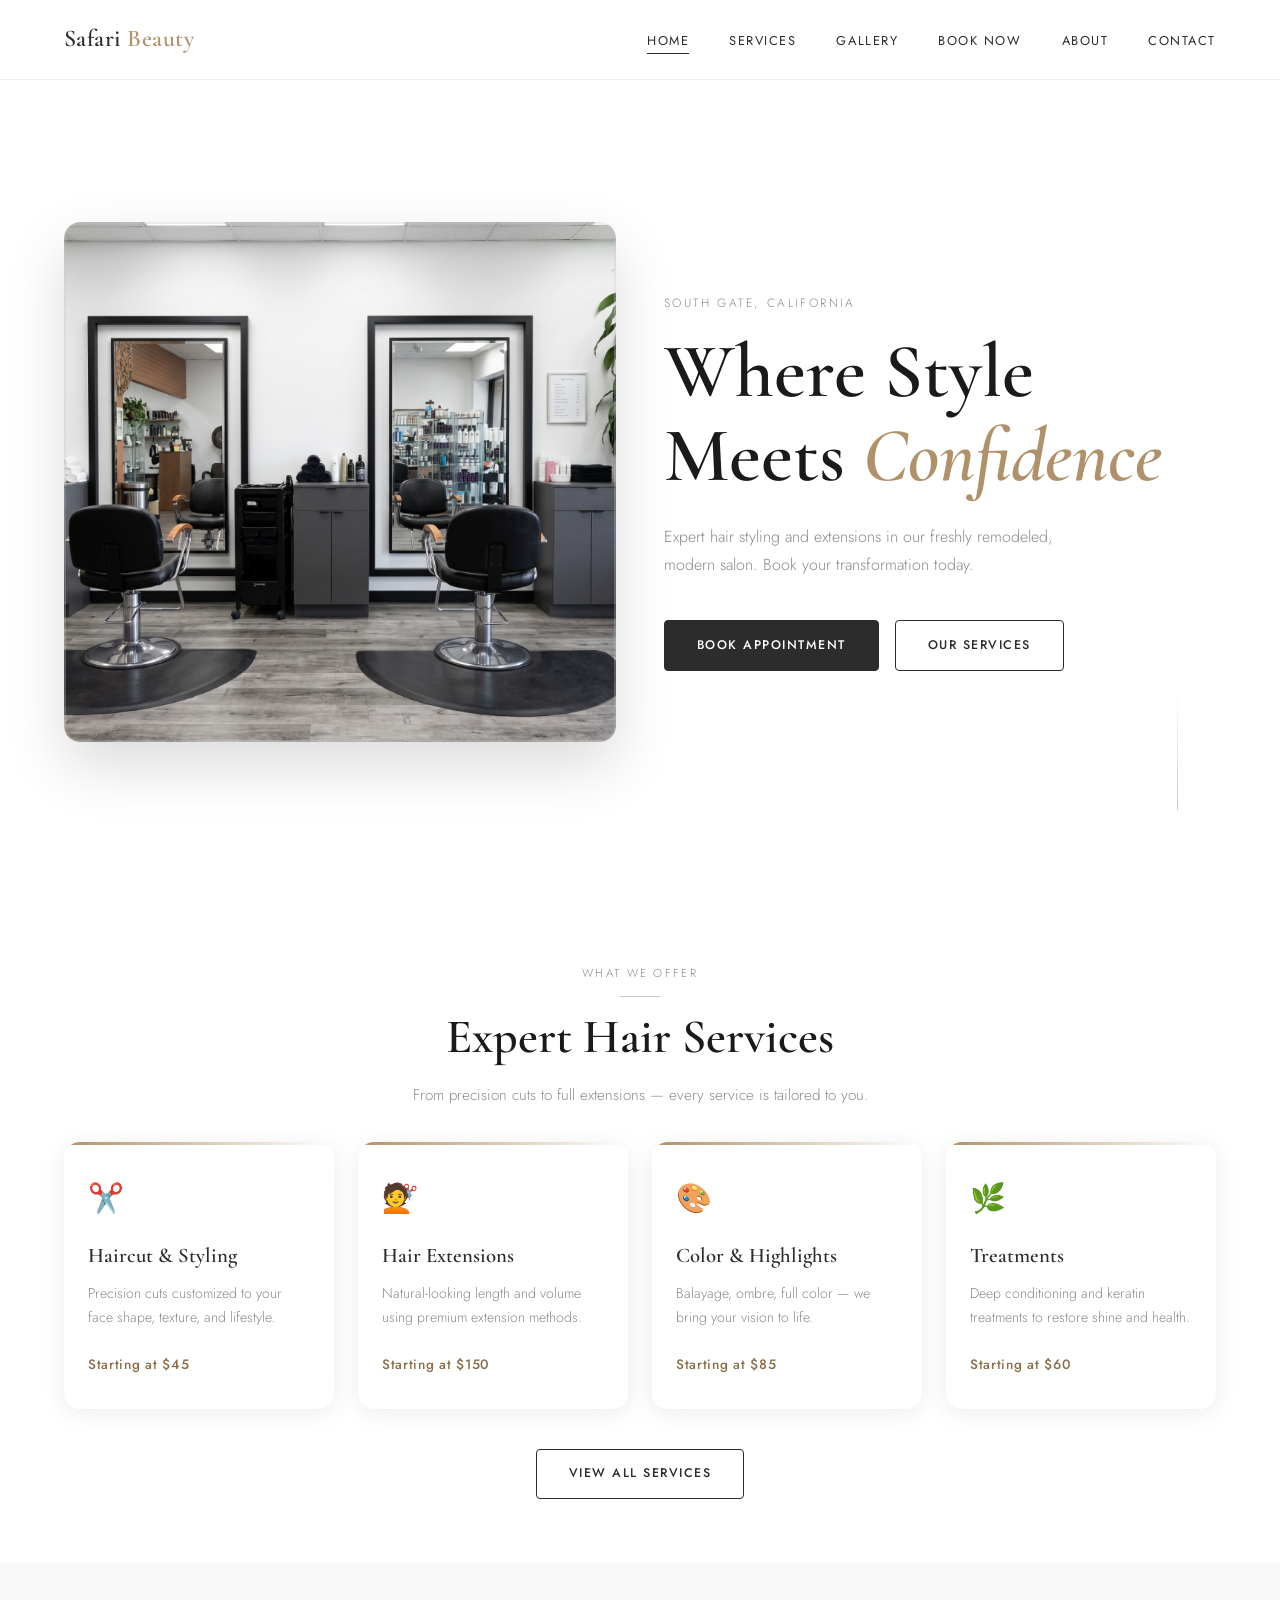
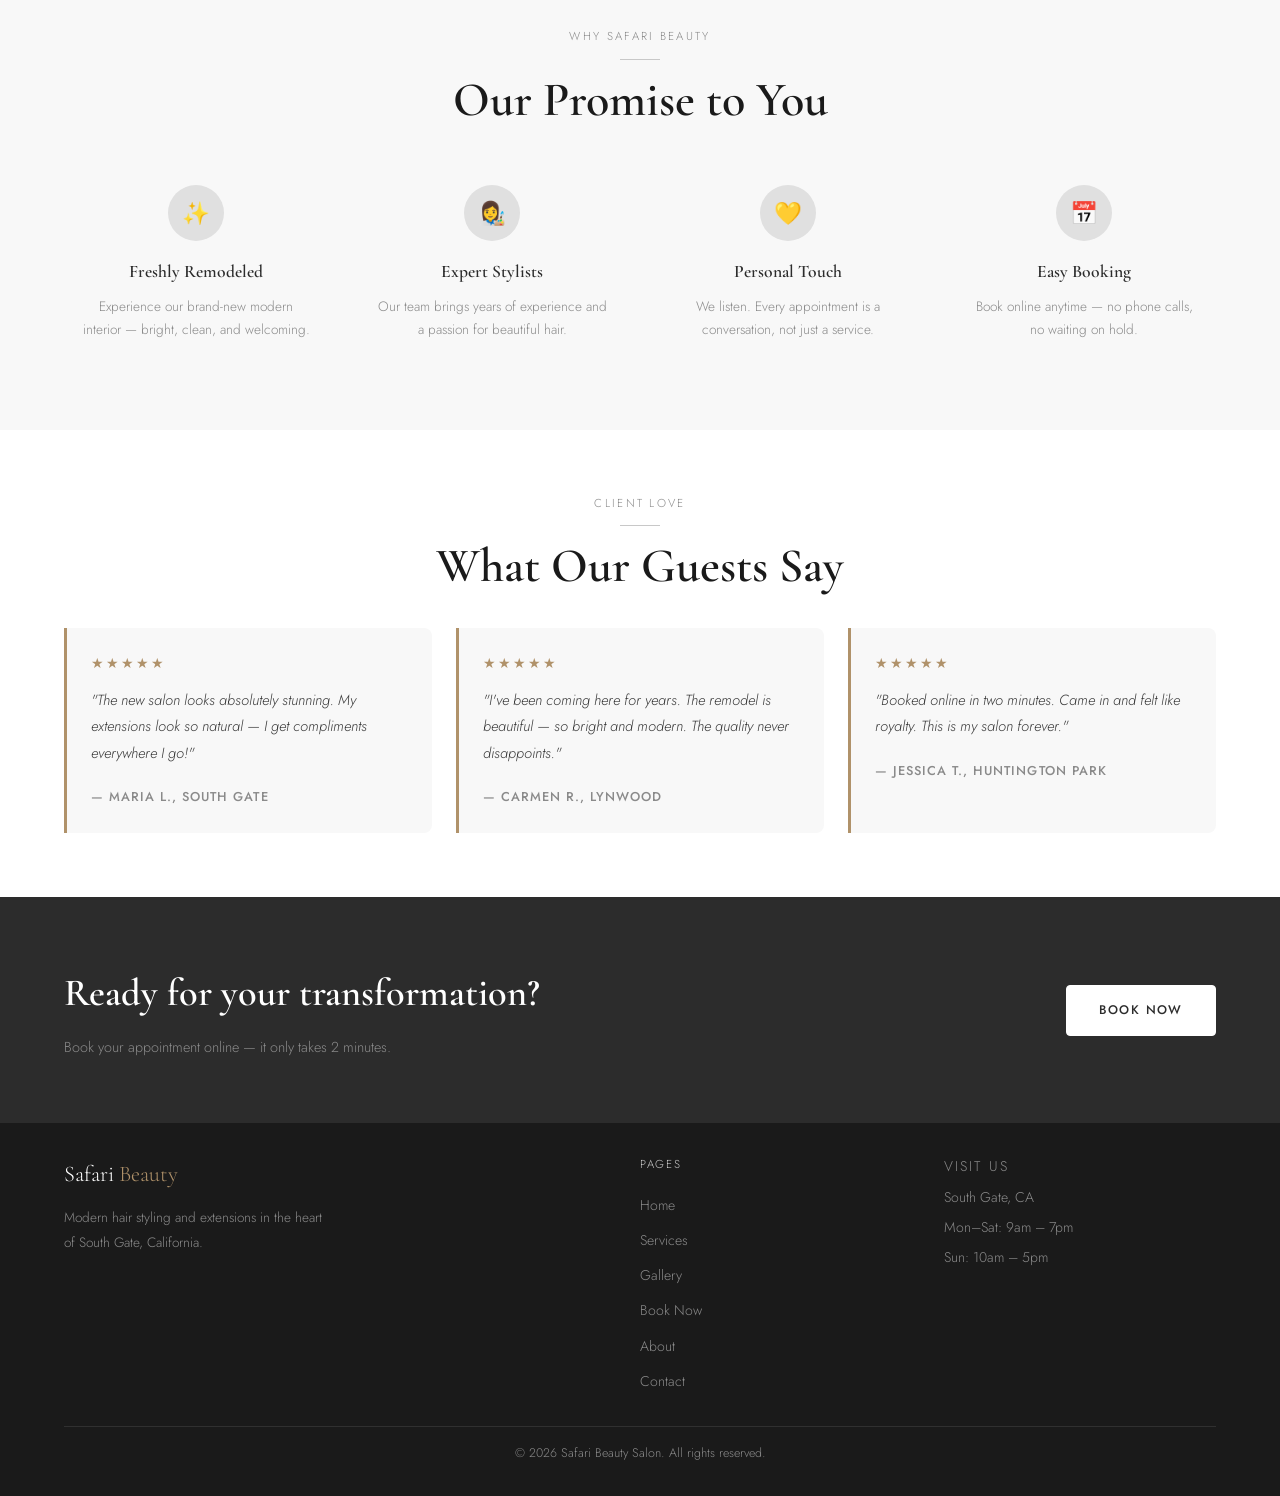
<file: frontend/index.html>
<!DOCTYPE html>
<!--
  index.html — Homepage
  Safari Beauty Salon

  STRUCTURE OF EVERY PAGE:
  <head>   → metadata, links to CSS, page title
  <header> → navigation bar (same on all pages)
  <main>   → unique content for this page
  <footer> → bottom info (same on all pages)
  <script> → JavaScript at the bottom (loads after HTML)
-->
<html lang="en">

<head>
  <meta charset="UTF-8" />
  <!-- Tells mobile browsers not to zoom out — makes site look correct on phones -->
  <meta name="viewport" content="width=device-width, initial-scale=1.0" />

  <!-- SEO: What Google shows in search results -->
  <meta name="description"
    content="Safari Beauty Salon — expert hair and extensions in South Gate, CA. Book your appointment today." />

  <title>Safari Beauty Salon | South Gate, CA</title>

  <!-- Link to our global stylesheet -->
  <link rel="stylesheet" href="css/style.css" />

  <!-- Page-specific styles only for the homepage -->
  <style>
    /* ── SERVICES PREVIEW GRID ── */
    .services-grid {
      display: grid;
      grid-template-columns: repeat(auto-fit, minmax(240px, 1fr));
      gap: 1.5rem;
      margin-top: var(--space-md);
    }

    .service-card {
      background: var(--color-white);
      border-radius: var(--radius-lg);
      padding: 2rem 1.5rem;
      box-shadow: var(--shadow);
      transition: transform 0.3s ease, box-shadow 0.3s ease;
      position: relative;
      overflow: hidden;
    }

    /* Subtle gold top border accent */
    .service-card::before {
      content: '';
      position: absolute;
      top: 0;
      left: 0;
      right: 0;
      height: 3px;
      background: linear-gradient(to right, var(--color-gold), transparent);
    }

    .service-card:hover {
      transform: translateY(-4px);
      box-shadow: 0 12px 40px rgba(92, 74, 50, 0.14);
    }

    .service-card__icon {
      font-size: 1.8rem;
      margin-bottom: 1rem;
    }

    .service-card__name {
      font-family: var(--font-display);
      font-size: 1.3rem;
      font-weight: 600;
      color: var(--color-charcoal);
      margin-bottom: 0.5rem;
    }

    .service-card__desc {
      font-size: 0.88rem;
      color: var(--color-muted);
      line-height: 1.7;
      margin-bottom: 1.25rem;
    }

    .service-card__price {
      font-size: 0.85rem;
      font-weight: 500;
      color: var(--color-gold-dark);
      letter-spacing: 0.05em;
    }

    /* ── WHY CHOOSE US ── */
    .features-grid {
      display: grid;
      grid-template-columns: repeat(auto-fit, minmax(200px, 1fr));
      gap: 2rem;
      margin-top: var(--space-md);
    }

    .feature {
      text-align: center;
      padding: 1.5rem 1rem;
    }

    .feature__icon {
      width: 56px;
      height: 56px;
      border-radius: 50%;
      background: var(--color-sand);
      display: flex;
      align-items: center;
      justify-content: center;
      font-size: 1.4rem;
      margin: 0 auto 1rem;
    }

    .feature__title {
      font-family: var(--font-display);
      font-size: 1.1rem;
      font-weight: 600;
      color: var(--color-charcoal);
      margin-bottom: 0.5rem;
    }

    .feature__text {
      font-size: 0.85rem;
      color: var(--color-muted);
      line-height: 1.7;
    }

    /* ── BANNER / CTA STRIP ── */
    .cta-banner {
      background: var(--color-charcoal);
      padding: var(--space-lg) 5%;
      display: flex;
      align-items: center;
      justify-content: space-between;
      gap: 2rem;
      flex-wrap: wrap;
    }

    .cta-banner__text h2 {
      font-family: var(--font-display);
      font-size: clamp(1.6rem, 3vw, 2.4rem);
      font-weight: 600;
      color: var(--color-white);
      margin-bottom: 0.5rem;
    }

    .cta-banner__text p {
      font-size: 0.9rem;
      color: var(--color-muted);
    }

    /* ── TESTIMONIAL STRIP ── */
    .testimonials {
      display: grid;
      grid-template-columns: repeat(auto-fit, minmax(260px, 1fr));
      gap: 1.5rem;
      margin-top: var(--space-md);
    }

    .testimonial {
      background: var(--color-cream);
      border-left: 3px solid var(--color-gold);
      padding: 1.5rem;
      border-radius: 0 var(--radius-md) var(--radius-md) 0;
    }

    .testimonial__stars {
      color: var(--color-gold);
      font-size: 0.85rem;
      letter-spacing: 2px;
      margin-bottom: 0.75rem;
    }

    .testimonial__text {
      font-size: 0.92rem;
      color: var(--color-bark);
      font-style: italic;
      line-height: 1.8;
      margin-bottom: 1rem;
    }

    .testimonial__author {
      font-size: 0.8rem;
      font-weight: 500;
      color: var(--color-muted);
      text-transform: uppercase;
      letter-spacing: 0.08em;
    }
  </style>
</head>

<body>

  <!-- ════════════════════════════════
       NAVIGATION
       Same nav included on every page.
       'active' class highlights current page link.
  ════════════════════════════════ -->
  <header>
    <nav class="nav">
      <a href="index.html" class="nav__logo">
        Safari <span>Beauty</span>
      </a>

      <!-- Hamburger button (visible only on mobile) -->
      <button class="nav__toggle" id="navToggle" aria-label="Open menu">
        <span></span>
        <span></span>
        <span></span>
      </button>

      <ul class="nav__links" id="navLinks">
        <li><a href="index.html" class="active">Home</a></li>
        <li><a href="services.html">Services</a></li>
        <li><a href="gallery.html">Gallery</a></li>
        <li><a href="booking.html">Book Now</a></li>
        <li><a href="about.html">About</a></li>
        <li><a href="contact.html">Contact</a></li>
      </ul>
    </nav>
  </header>

  <!-- ════════════════════════════════
       MAIN CONTENT
  ════════════════════════════════ -->
  <main>
    <!-- HERO: First thing visitors see -->
    <section class="hero">
      <!-- Photo takes up the right side of the hero -->
      <div class="hero__image">
        <img src="assets/safanewpic.png" alt="Safari Beauty Salon styling stations" />
      </div>

      <div class="hero__content">
        <p class="hero__eyebrow fade-up">South Gate, California</p>
        <h1 class="hero__title fade-up fade-up--delay-1">
          Where Style<br>Meets <em>Confidence</em>
        </h1>
        <p class="hero__subtitle fade-up fade-up--delay-2">
          Expert hair styling and extensions in our freshly remodeled, modern salon.
          Book your transformation today.
        </p>
        <div class="hero__actions fade-up fade-up--delay-3">
          <a href="booking.html" class="btn btn--primary">Book Appointment</a>
          <a href="services.html" class="btn btn--outline">Our Services</a>
        </div>
      </div>
      <div class="hero__line"></div>
    </section>

    <!-- SERVICES PREVIEW -->
    <section class="section section--alt">
      <div class="section__header">
        <p class="section__eyebrow">What We Offer</p>
        <div class="section__divider"></div>
        <h2 class="section__title">Expert Hair Services</h2>
        <p class="section__subtitle">
          From precision cuts to full extensions — every service is tailored to you.
        </p>
      </div>

      <div class="services-grid">

        <div class="service-card">
          <div class="service-card__icon">✂️</div>
          <h3 class="service-card__name">Haircut & Styling</h3>
          <p class="service-card__desc">
            Precision cuts customized to your face shape, texture, and lifestyle.
          </p>
          <span class="service-card__price">Starting at $45</span>
        </div>

        <div class="service-card">
          <div class="service-card__icon">💇</div>
          <h3 class="service-card__name">Hair Extensions</h3>
          <p class="service-card__desc">
            Natural-looking length and volume using premium extension methods.
          </p>
          <span class="service-card__price">Starting at $150</span>
        </div>

        <div class="service-card">
          <div class="service-card__icon">🎨</div>
          <h3 class="service-card__name">Color & Highlights</h3>
          <p class="service-card__desc">
            Balayage, ombre, full color — we bring your vision to life.
          </p>
          <span class="service-card__price">Starting at $85</span>
        </div>

        <div class="service-card">
          <div class="service-card__icon">🌿</div>
          <h3 class="service-card__name">Treatments</h3>
          <p class="service-card__desc">
            Deep conditioning and keratin treatments to restore shine and health.
          </p>
          <span class="service-card__price">Starting at $60</span>
        </div>

      </div>

      <div style="text-align:center; margin-top: 2.5rem;">
        <a href="services.html" class="btn btn--outline">View All Services</a>
      </div>
    </section>

    <!-- WHY CHOOSE US -->
    <section class="section">
      <div class="section__header">
        <p class="section__eyebrow">Why Safari Beauty</p>
        <div class="section__divider"></div>
        <h2 class="section__title">Our Promise to You</h2>
      </div>

      <div class="features-grid">
        <div class="feature">
          <div class="feature__icon">✨</div>
          <h3 class="feature__title">Freshly Remodeled</h3>
          <p class="feature__text">Experience our brand-new modern interior — bright, clean, and welcoming.</p>
        </div>
        <div class="feature">
          <div class="feature__icon">👩‍🎨</div>
          <h3 class="feature__title">Expert Stylists</h3>
          <p class="feature__text">Our team brings years of experience and a passion for beautiful hair.</p>
        </div>
        <div class="feature">
          <div class="feature__icon">💛</div>
          <h3 class="feature__title">Personal Touch</h3>
          <p class="feature__text">We listen. Every appointment is a conversation, not just a service.</p>
        </div>
        <div class="feature">
          <div class="feature__icon">📅</div>
          <h3 class="feature__title">Easy Booking</h3>
          <p class="feature__text">Book online anytime — no phone calls, no waiting on hold.</p>
        </div>
      </div>
    </section>

    <!-- TESTIMONIALS -->
    <section class="section section--alt">
      <div class="section__header">
        <p class="section__eyebrow">Client Love</p>
        <div class="section__divider"></div>
        <h2 class="section__title">What Our Guests Say</h2>
      </div>

      <div class="testimonials">
        <div class="testimonial">
          <div class="testimonial__stars">★★★★★</div>
          <p class="testimonial__text">"The new salon looks absolutely stunning. My extensions look so natural — I get
            compliments everywhere I go!"</p>
          <span class="testimonial__author">— Maria L., South Gate</span>
        </div>
        <div class="testimonial">
          <div class="testimonial__stars">★★★★★</div>
          <p class="testimonial__text">"I've been coming here for years. The remodel is beautiful — so bright and
            modern. The quality never disappoints."</p>
          <span class="testimonial__author">— Carmen R., Lynwood</span>
        </div>
        <div class="testimonial">
          <div class="testimonial__stars">★★★★★</div>
          <p class="testimonial__text">"Booked online in two minutes. Came in and felt like royalty. This is my salon
            forever."</p>
          <span class="testimonial__author">— Jessica T., Huntington Park</span>
        </div>
      </div>
    </section>

    <!-- CTA BANNER -->
    <section class="cta-banner">
      <div class="cta-banner__text">
        <h2>Ready for your transformation?</h2>
        <p>Book your appointment online — it only takes 2 minutes.</p>
      </div>
      <a href="booking.html" class="btn btn--light">Book Now</a>
    </section>

  </main>

  <!-- ════════════════════════════════
       FOOTER — Same on every page
  ════════════════════════════════ -->
  <footer class="footer">
    <div class="footer__grid">
      <div>
        <p class="footer__logo">Safari <span>Beauty</span></p>
        <p class="footer__tagline">
          Modern hair styling and extensions in the heart of South Gate, California.
        </p>
      </div>
      <div>
        <p class="footer__heading">Pages</p>
        <ul class="footer__links">
          <li><a href="index.html">Home</a></li>
          <li><a href="services.html">Services</a></li>
          <li><a href="gallery.html">Gallery</a></li>
          <li><a href="booking.html">Book Now</a></li>
          <li><a href="about.html">About</a></li>
          <li><a href="contact.html">Contact</a></li>
        </ul>
      </div>
      <div class="footer__info">
        <p class="footer__heading">Visit Us</p>
        <p>South Gate, CA</p>
        <p>Mon–Sat: 9am – 7pm</p>
        <p>Sun: 10am – 5pm</p>
      </div>
    </div>
    <p class="footer__bottom">© 2025 Safari Beauty Salon. All rights reserved.</p>
  </footer>

  <!-- ════════════════════════════════
       JAVASCRIPT
       Always placed at the bottom so
       HTML loads first, then JS runs.
  ════════════════════════════════ -->
  <script src="js/main.js"></script>

</body>

</html>
</file>
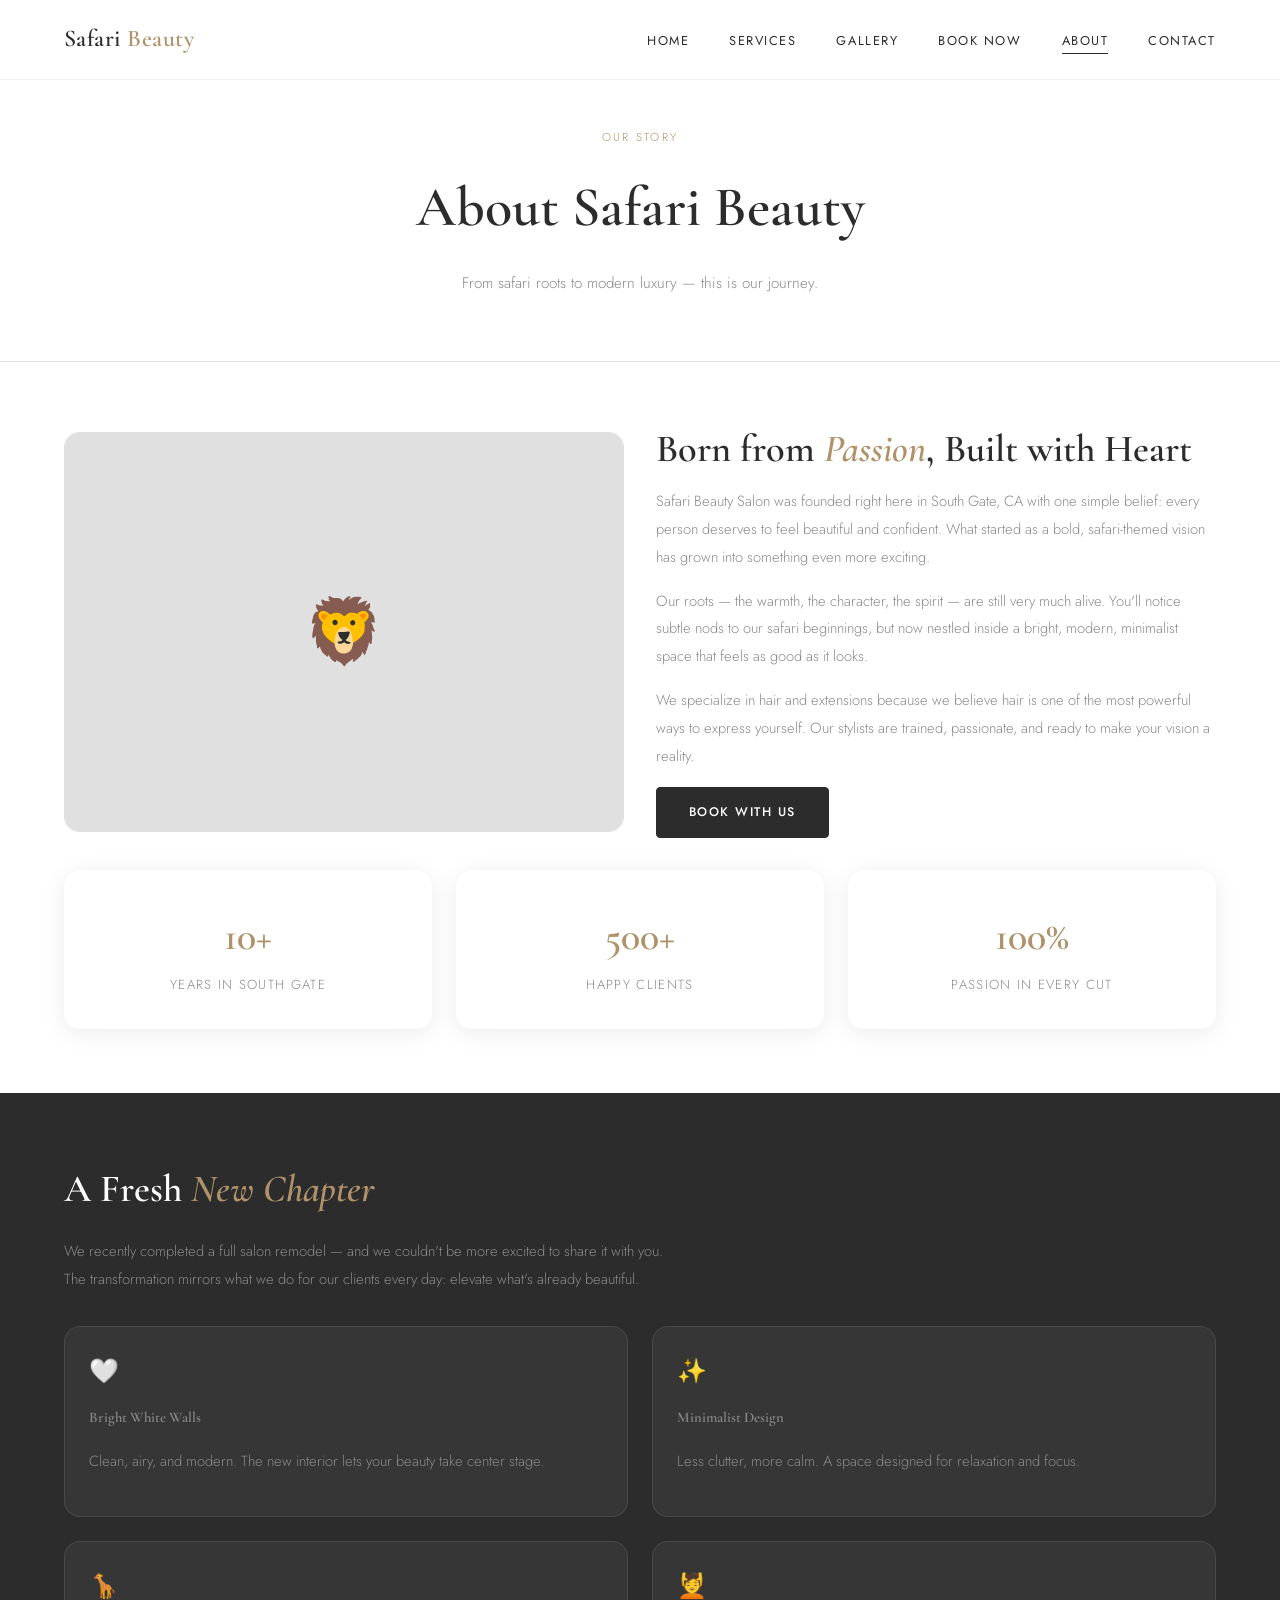
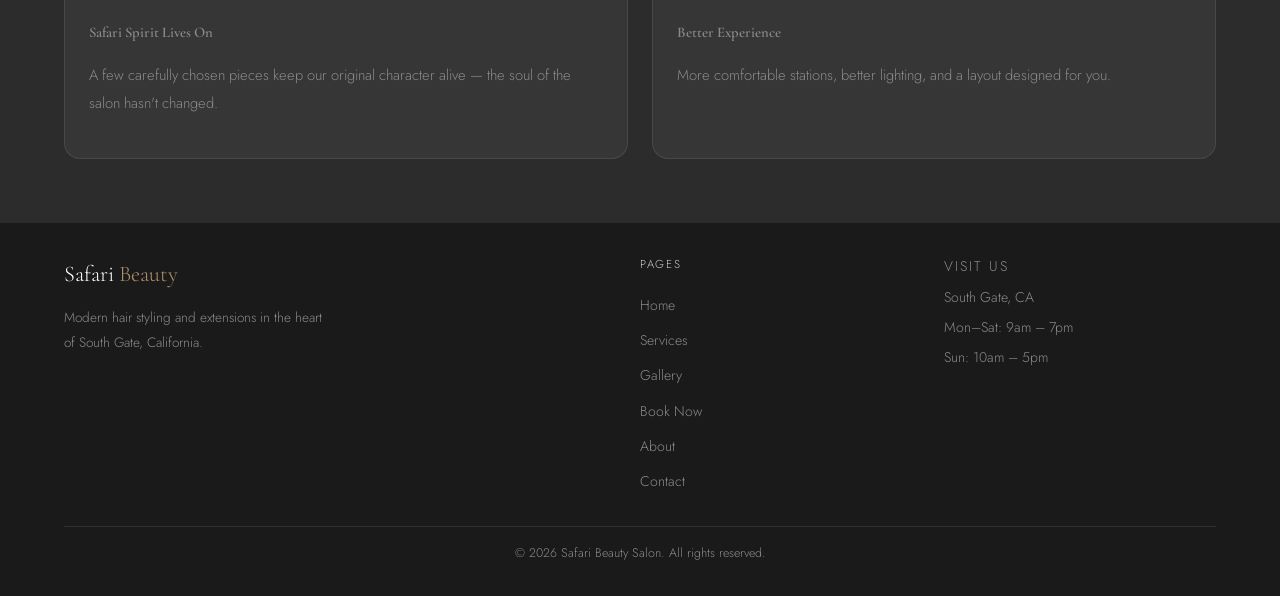
<file: frontend/about.html>
<!DOCTYPE html>
<html lang="en">
<head>
  <meta charset="UTF-8" />
  <meta name="viewport" content="width=device-width, initial-scale=1.0" />
  <meta name="description" content="About Safari Beauty Salon — our story, our team, and our remodeled salon in South Gate, CA." />
  <title>About | Safari Beauty Salon</title>
  <link rel="stylesheet" href="css/style.css" />
  <style>
    .page-hero { padding: 8rem 5% 4rem; background: var(--color-white); border-bottom: 1px solid var(--color-sand); text-align: center; }
    .page-hero__eyebrow { font-size: 0.72rem; letter-spacing: 0.2em; text-transform: uppercase; color: var(--color-gold); margin-bottom: 0.75rem; }
    .page-hero__title { font-family: var(--font-display); font-size: clamp(2rem, 5vw, 3.5rem); font-weight: 600; color: var(--color-charcoal); margin-bottom: 1rem; }
    .page-hero__subtitle { font-size: 0.95rem; color: var(--color-muted); max-width: 480px; margin: 0 auto; }

    .about-story {
      display: grid;
      grid-template-columns: 1fr 1fr;
      gap: var(--space-md);
      align-items: center;
      margin-bottom: var(--space-md);
    }

    .about-story__image {
      background: var(--color-sand);
      border-radius: var(--radius-lg);
      height: 400px;
      display: flex;
      align-items: center;
      justify-content: center;
      font-size: 4rem;
    }

    .about-story__text h2 {
      font-family: var(--font-display);
      font-size: clamp(1.8rem, 3vw, 2.5rem);
      font-weight: 600;
      color: var(--color-charcoal);
      margin-bottom: 1rem;
      line-height: 1.2;
    }

    .about-story__text h2 em { font-style: italic; color: var(--color-gold); }

    .about-story__text p {
      font-size: 0.92rem;
      color: var(--color-muted);
      line-height: 1.9;
      margin-bottom: 1rem;
    }

    .stat-row {
      display: grid;
      grid-template-columns: repeat(3, 1fr);
      gap: 1.5rem;
      margin-top: var(--space-md);
    }

    .stat {
      text-align: center;
      padding: 2rem 1rem;
      background: var(--color-white);
      border-radius: var(--radius-lg);
      box-shadow: var(--shadow);
    }

    .stat__number {
      font-family: var(--font-display);
      font-size: 2.5rem;
      font-weight: 600;
      color: var(--color-gold);
      display: block;
    }

    .stat__label {
      font-size: 0.82rem;
      color: var(--color-muted);
      text-transform: uppercase;
      letter-spacing: 0.1em;
    }

    .remodel-section {
      background: var(--color-charcoal);
      padding: var(--space-lg) 5%;
      color: var(--color-sand);
    }

    .remodel-section h2 {
      font-family: var(--font-display);
      font-size: clamp(1.8rem, 3vw, 2.5rem);
      font-weight: 600;
      color: var(--color-white);
      margin-bottom: 1rem;
    }

    .remodel-section h2 em { font-style: italic; color: var(--color-gold); }

    .remodel-section p { font-size: 0.92rem; color: var(--color-muted); line-height: 1.9; max-width: 600px; margin-bottom: 1rem; }

    .remodel-grid {
      display: grid;
      grid-template-columns: 1fr 1fr;
      gap: 1.5rem;
      margin-top: 2rem;
    }

    .remodel-card {
      background: rgba(255,255,255,0.05);
      border: 1px solid rgba(232, 221, 208, 0.1);
      border-radius: var(--radius-lg);
      padding: 1.5rem;
    }

    .remodel-card__icon { font-size: 1.5rem; margin-bottom: 0.75rem; }
    .remodel-card__title { font-family: var(--font-display); font-size: 1.1rem; font-weight: 600; color: var(--color-white); margin-bottom: 0.5rem; }
    .remodel-card__text { font-size: 0.85rem; color: var(--color-muted); line-height: 1.7; }

    @media (max-width: 768px) {
      .about-story { grid-template-columns: 1fr; }
      .stat-row { grid-template-columns: 1fr; }
      .remodel-grid { grid-template-columns: 1fr; }
    }
  </style>
</head>
<body>

  <header>
    <nav class="nav">
      <a href="index.html" class="nav__logo">Safari <span>Beauty</span></a>
      <button class="nav__toggle" id="navToggle" aria-label="Open menu">
        <span></span><span></span><span></span>
      </button>
      <ul class="nav__links" id="navLinks">
        <li><a href="index.html">Home</a></li>
        <li><a href="services.html">Services</a></li>
        <li><a href="gallery.html">Gallery</a></li>
        <li><a href="booking.html">Book Now</a></li>
        <li><a href="about.html" class="active">About</a></li>
        <li><a href="contact.html">Contact</a></li>
      </ul>
    </nav>
  </header>

  <main>
    <div class="page-hero">
      <p class="page-hero__eyebrow">Our Story</p>
      <h1 class="page-hero__title">About Safari Beauty</h1>
      <p class="page-hero__subtitle">From safari roots to modern luxury — this is our journey.</p>
    </div>

    <section class="section section--alt">
      <div class="about-story">
        <div class="about-story__image">🦁</div>
        <div class="about-story__text">
          <h2>Born from <em>Passion</em>, Built with Heart</h2>
          <p>
            Safari Beauty Salon was founded right here in South Gate, CA with one simple belief:
            every person deserves to feel beautiful and confident. What started as a bold, safari-themed
            vision has grown into something even more exciting.
          </p>
          <p>
            Our roots — the warmth, the character, the spirit — are still very much alive.
            You'll notice subtle nods to our safari beginnings, but now nestled inside a
            bright, modern, minimalist space that feels as good as it looks.
          </p>
          <p>
            We specialize in hair and extensions because we believe hair is one of the most
            powerful ways to express yourself. Our stylists are trained, passionate, and ready
            to make your vision a reality.
          </p>
          <a href="booking.html" class="btn btn--primary">Book with Us</a>
        </div>
      </div>

      <div class="stat-row">
        <div class="stat">
          <span class="stat__number">10+</span>
          <span class="stat__label">Years in South Gate</span>
        </div>
        <div class="stat">
          <span class="stat__number">500+</span>
          <span class="stat__label">Happy Clients</span>
        </div>
        <div class="stat">
          <span class="stat__number">100%</span>
          <span class="stat__label">Passion in Every Cut</span>
        </div>
      </div>
    </section>

    <!-- REMODEL SECTION -->
    <section class="remodel-section">
      <h2>A Fresh <em>New Chapter</em></h2>
      <p>
        We recently completed a full salon remodel — and we couldn't be more excited to share it
        with you. The transformation mirrors what we do for our clients every day:
        elevate what's already beautiful.
      </p>
      <div class="remodel-grid">
        <div class="remodel-card">
          <div class="remodel-card__icon">🤍</div>
          <p class="remodel-card__title">Bright White Walls</p>
          <p class="remodel-card__text">Clean, airy, and modern. The new interior lets your beauty take center stage.</p>
        </div>
        <div class="remodel-card">
          <div class="remodel-card__icon">✨</div>
          <p class="remodel-card__title">Minimalist Design</p>
          <p class="remodel-card__text">Less clutter, more calm. A space designed for relaxation and focus.</p>
        </div>
        <div class="remodel-card">
          <div class="remodel-card__icon">🦒</div>
          <p class="remodel-card__title">Safari Spirit Lives On</p>
          <p class="remodel-card__text">A few carefully chosen pieces keep our original character alive — the soul of the salon hasn't changed.</p>
        </div>
        <div class="remodel-card">
          <div class="remodel-card__icon">💆</div>
          <p class="remodel-card__title">Better Experience</p>
          <p class="remodel-card__text">More comfortable stations, better lighting, and a layout designed for you.</p>
        </div>
      </div>
    </section>

  </main>

  <footer class="footer">
    <div class="footer__grid">
      <div>
        <p class="footer__logo">Safari <span>Beauty</span></p>
        <p class="footer__tagline">Modern hair styling and extensions in the heart of South Gate, California.</p>
      </div>
      <div>
        <p class="footer__heading">Pages</p>
        <ul class="footer__links">
          <li><a href="index.html">Home</a></li>
          <li><a href="services.html">Services</a></li>
          <li><a href="gallery.html">Gallery</a></li>
          <li><a href="booking.html">Book Now</a></li>
          <li><a href="about.html">About</a></li>
          <li><a href="contact.html">Contact</a></li>
        </ul>
      </div>
      <div class="footer__info">
        <p class="footer__heading">Visit Us</p>
        <p>South Gate, CA</p>
        <p>Mon–Sat: 9am – 7pm</p>
        <p>Sun: 10am – 5pm</p>
      </div>
    </div>
    <p class="footer__bottom">© 2025 Safari Beauty Salon. All rights reserved.</p>
  </footer>

  <script src="js/main.js"></script>
</body>
</html>
</file>
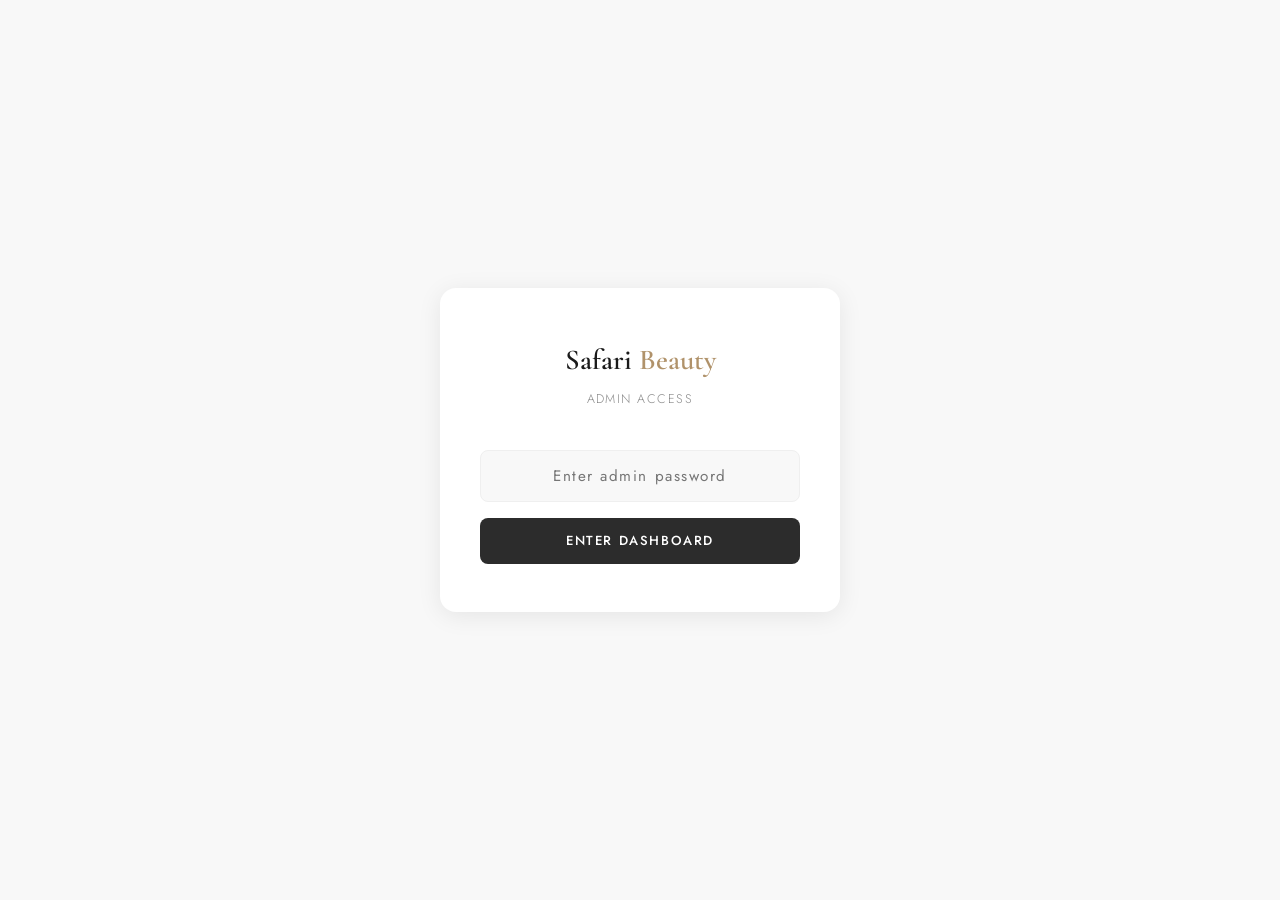
<file: frontend/admin.html>
<!DOCTYPE html>
<html lang="en">
<head>
  <meta charset="UTF-8" />
  <meta name="viewport" content="width=device-width, initial-scale=1.0" />
  <title>Admin Dashboard | Safari Beauty Salon</title>
  <link rel="stylesheet" href="css/style.css" />
  <style>
    body { background: var(--color-offwhite); }

    /* ── LOGIN ── */
    .login-screen {
      min-height: 100vh;
      display: flex;
      align-items: center;
      justify-content: center;
      padding: 2rem;
      background: var(--color-offwhite);
    }

    .login-card {
      background: var(--color-white);
      border-radius: var(--radius-lg);
      box-shadow: var(--shadow);
      padding: 3rem 2.5rem;
      width: 100%;
      max-width: 400px;
      text-align: center;
    }

    .login-card__logo {
      font-family: var(--font-display);
      font-size: 1.8rem;
      font-weight: 600;
      color: var(--color-black);
      margin-bottom: 0.25rem;
    }

    .login-card__logo span { color: var(--color-accent); }

    .login-card__sub {
      font-size: 0.78rem;
      letter-spacing: 0.12em;
      text-transform: uppercase;
      color: var(--color-mid);
      margin-bottom: 2.5rem;
    }

    .login-card input {
      width: 100%;
      padding: 0.85rem 1rem;
      border: 1.5px solid var(--color-light);
      border-radius: var(--radius-md);
      background: var(--color-offwhite);
      font-family: var(--font-body);
      font-size: 0.95rem;
      color: var(--color-charcoal);
      text-align: center;
      letter-spacing: 0.1em;
      margin-bottom: 1rem;
      transition: border-color 0.25s;
    }

    .login-card input:focus {
      outline: none;
      border-color: var(--color-charcoal);
      background: var(--color-white);
    }

    .login-btn {
      width: 100%;
      padding: 0.85rem;
      background: var(--color-charcoal);
      color: var(--color-white);
      border: none;
      border-radius: var(--radius-md);
      font-family: var(--font-body);
      font-size: 0.82rem;
      font-weight: 500;
      letter-spacing: 0.12em;
      text-transform: uppercase;
      cursor: pointer;
      transition: background 0.25s;
    }

    .login-btn:hover { background: var(--color-black); }

    .login-error {
      margin-top: 1rem;
      font-size: 0.85rem;
      color: #dc2626;
      display: none;
    }

    /* ── DASHBOARD ── */
    .dashboard { display: none; }

    .admin-nav {
      background: var(--color-black);
      padding: 1rem 5%;
      display: flex;
      align-items: center;
      justify-content: space-between;
    }

    .admin-nav__logo {
      font-family: var(--font-display);
      font-size: 1.2rem;
      font-weight: 600;
      color: var(--color-white);
    }

    .admin-nav__logo span { color: var(--color-accent); }

    .admin-nav__right {
      display: flex;
      align-items: center;
      gap: 1rem;
    }

    .admin-badge {
      font-size: 0.72rem;
      letter-spacing: 0.1em;
      text-transform: uppercase;
      background: var(--color-charcoal);
      color: var(--color-silver);
      padding: 0.3rem 0.75rem;
      border-radius: 99px;
      border: 1px solid rgba(255,255,255,0.1);
    }

    .logout-btn {
      font-size: 0.78rem;
      color: var(--color-mid);
      background: none;
      border: none;
      cursor: pointer;
      transition: color 0.2s;
    }

    .logout-btn:hover { color: var(--color-white); }

    /* Header */
    .admin-header {
      background: var(--color-white);
      padding: 1.5rem 5%;
      border-bottom: 1px solid var(--color-light);
      display: flex;
      align-items: center;
      justify-content: space-between;
      flex-wrap: wrap;
      gap: 1rem;
    }

    .admin-header__left h1 {
      font-family: var(--font-display);
      font-size: 1.8rem;
      font-weight: 600;
      color: var(--color-black);
      margin-bottom: 0.2rem;
    }

    .admin-header__left p {
      font-size: 0.82rem;
      color: var(--color-mid);
    }

    .admin-header__actions {
      display: flex;
      gap: 0.75rem;
      align-items: center;
    }

    .admin-btn {
      padding: 0.55rem 1.1rem;
      border-radius: var(--radius-md);
      font-family: var(--font-body);
      font-size: 0.8rem;
      font-weight: 500;
      cursor: pointer;
      transition: all 0.2s;
      letter-spacing: 0.05em;
    }

    .admin-btn--primary {
      background: var(--color-charcoal);
      color: var(--color-white);
      border: 1px solid var(--color-charcoal);
    }

    .admin-btn--primary:hover { background: var(--color-black); }

    .admin-btn--outline {
      background: transparent;
      color: var(--color-charcoal);
      border: 1px solid var(--color-light);
    }

    .admin-btn--outline:hover {
      border-color: var(--color-charcoal);
      background: var(--color-offwhite);
    }

    /* Stats */
    .stats-row {
      display: grid;
      grid-template-columns: repeat(5, 1fr);
      gap: 1rem;
      padding: 1.5rem 5%;
      background: var(--color-offwhite);
      border-bottom: 1px solid var(--color-light);
    }

    .stat-card {
      background: var(--color-white);
      border-radius: var(--radius-md);
      padding: 1rem 1.25rem;
      border: 1px solid var(--color-light);
    }

    .stat-card__label {
      font-size: 0.7rem;
      text-transform: uppercase;
      letter-spacing: 0.1em;
      color: var(--color-mid);
      margin-bottom: 0.4rem;
    }

    .stat-card__value {
      font-family: var(--font-display);
      font-size: 1.8rem;
      font-weight: 600;
      color: var(--color-black);
    }

    .stat-card__value.green { color: #16a34a; }
    .stat-card__value.amber { color: #d97706; }
    .stat-card__value.red   { color: #dc2626; }

    /* Table controls */
    .table-section { padding: 1.5rem 5%; }

    .table-toolbar {
      display: flex;
      justify-content: space-between;
      align-items: center;
      margin-bottom: 1rem;
      flex-wrap: wrap;
      gap: 1rem;
    }

    .table-toolbar__left {
      display: flex;
      align-items: center;
      gap: 0.75rem;
      flex-wrap: wrap;
    }

    .table-toolbar h2 {
      font-family: var(--font-display);
      font-size: 1.3rem;
      font-weight: 600;
      color: var(--color-black);
    }

    .filter-tabs { display: flex; gap: 0.4rem; }

    .filter-tab {
      padding: 0.35rem 0.9rem;
      border: 1px solid var(--color-light);
      border-radius: 99px;
      background: transparent;
      font-family: var(--font-body);
      font-size: 0.76rem;
      color: var(--color-charcoal);
      cursor: pointer;
      transition: all 0.2s;
    }

    .filter-tab:hover { border-color: var(--color-charcoal); }
    .filter-tab.active { background: var(--color-charcoal); border-color: var(--color-charcoal); color: white; }

    /* Search box */
    .search-box {
      display: flex;
      align-items: center;
      gap: 0.5rem;
    }

    .search-box input {
      padding: 0.45rem 0.85rem;
      border: 1px solid var(--color-light);
      border-radius: var(--radius-md);
      font-family: var(--font-body);
      font-size: 0.82rem;
      color: var(--color-charcoal);
      background: var(--color-white);
      width: 200px;
      transition: border-color 0.2s;
    }

    .search-box input:focus {
      outline: none;
      border-color: var(--color-charcoal);
    }

    /* Sort controls */
    .sort-select {
      padding: 0.45rem 0.85rem;
      border: 1px solid var(--color-light);
      border-radius: var(--radius-md);
      font-family: var(--font-body);
      font-size: 0.82rem;
      color: var(--color-charcoal);
      background: var(--color-white);
      cursor: pointer;
    }

    /* Table */
    .table-wrapper { overflow-x: auto; }

    .bookings-table {
      width: 100%;
      border-collapse: collapse;
      font-size: 0.86rem;
    }

    .bookings-table th {
      text-align: left;
      padding: 0.65rem 1rem;
      font-size: 0.7rem;
      text-transform: uppercase;
      letter-spacing: 0.1em;
      color: var(--color-mid);
      border-bottom: 1px solid var(--color-light);
      background: var(--color-offwhite);
      white-space: nowrap;
      cursor: pointer;
      user-select: none;
    }

    .bookings-table th:hover { color: var(--color-charcoal); }
    .bookings-table th .sort-arrow { margin-left: 4px; opacity: 0.4; }
    .bookings-table th.sorted .sort-arrow { opacity: 1; }

    .bookings-table td {
      padding: 0.85rem 1rem;
      border-bottom: 1px solid var(--color-light);
      color: var(--color-charcoal);
      vertical-align: middle;
    }

    .bookings-table tr:hover td { background: var(--color-offwhite); }

    .client-name { font-weight: 500; color: var(--color-black); }
    .client-meta { font-size: 0.78rem; color: var(--color-mid); margin-top: 2px; }

    /* Status badges */
    .status-badge {
      display: inline-block;
      padding: 0.22rem 0.65rem;
      border-radius: 99px;
      font-size: 0.7rem;
      font-weight: 500;
      text-transform: uppercase;
      letter-spacing: 0.06em;
    }

    .status-badge--pending   { background: #FEF9C3; color: #854D0E; }
    .status-badge--confirmed { background: #DCFCE7; color: #166534; }
    .status-badge--cancelled { background: #FEE2E2; color: #991B1B; }

    /* Action buttons */
    .action-btns { display: flex; gap: 0.35rem; flex-wrap: wrap; }

    .action-btn {
      padding: 0.28rem 0.6rem;
      border-radius: var(--radius-sm);
      font-size: 0.74rem;
      cursor: pointer;
      transition: all 0.2s;
      border: 1px solid;
      white-space: nowrap;
    }

    .action-btn--confirm { border-color: #86efac; background: #f0fdf4; color: #16a34a; }
    .action-btn--confirm:hover { background: #16a34a; color: white; }

    .action-btn--cancel { border-color: #fca5a5; background: #fef2f2; color: #dc2626; }
    .action-btn--cancel:hover { background: #dc2626; color: white; }

    .action-btn--delete { border-color: var(--color-light); background: transparent; color: var(--color-mid); }
    .action-btn--delete:hover { background: var(--color-black); color: white; border-color: var(--color-black); }

    .action-btn--notes { border-color: #bfdbfe; background: #eff6ff; color: #1d4ed8; }
    .action-btn--notes:hover { background: #1d4ed8; color: white; }

    /* Notes modal */
    .modal-overlay {
      display: none;
      position: fixed;
      inset: 0;
      background: rgba(0,0,0,0.5);
      z-index: 200;
      align-items: center;
      justify-content: center;
      padding: 2rem;
    }

    .modal-overlay.open { display: flex; }

    .modal {
      background: var(--color-white);
      border-radius: var(--radius-lg);
      padding: 2rem;
      max-width: 480px;
      width: 100%;
      box-shadow: 0 20px 60px rgba(0,0,0,0.2);
    }

    .modal h3 {
      font-family: var(--font-display);
      font-size: 1.3rem;
      font-weight: 600;
      color: var(--color-black);
      margin-bottom: 1rem;
    }

    .modal p { font-size: 0.9rem; color: var(--color-charcoal); line-height: 1.7; margin-bottom: 1.25rem; }

    .modal-close {
      padding: 0.6rem 1.5rem;
      background: var(--color-charcoal);
      color: white;
      border: none;
      border-radius: var(--radius-md);
      font-family: var(--font-body);
      font-size: 0.82rem;
      cursor: pointer;
    }

    .state-message {
      text-align: center;
      padding: 3rem;
      color: var(--color-mid);
      font-size: 0.95rem;
    }

    .state-message span { display: block; font-size: 2.5rem; margin-bottom: 0.75rem; }

    /* Auto-refresh indicator */
    .refresh-indicator {
      font-size: 0.75rem;
      color: var(--color-mid);
      display: flex;
      align-items: center;
      gap: 0.4rem;
    }

    .refresh-dot {
      width: 7px;
      height: 7px;
      border-radius: 50%;
      background: #16a34a;
      animation: pulse 2s infinite;
    }

    @keyframes pulse {
      0%, 100% { opacity: 1; }
      50%       { opacity: 0.3; }
    }

    @media (max-width: 768px) {
      .stats-row { grid-template-columns: 1fr 1fr; }
      .table-toolbar { flex-direction: column; align-items: flex-start; }
      .search-box input { width: 140px; }
      .admin-header { flex-direction: column; align-items: flex-start; }
    }
  </style>
</head>
<body>

  <!-- LOGIN SCREEN -->
  <div class="login-screen" id="loginScreen">
    <div class="login-card">
      <p class="login-card__logo">Safari <span>Beauty</span></p>
      <p class="login-card__sub">Admin Access</p>
      <input type="password" id="passwordInput" placeholder="Enter admin password" autocomplete="current-password" />
      <button class="login-btn" onclick="attemptLogin()">Enter Dashboard</button>
      <p class="login-error" id="loginError">❌ Incorrect password. Please try again.</p>
    </div>
  </div>

  <!-- DASHBOARD -->
  <div class="dashboard" id="dashboard">

    <nav class="admin-nav">
      <span class="admin-nav__logo">Safari <span>Beauty</span></span>
      <div class="admin-nav__right">
        <span class="admin-badge">Admin</span>
        <button class="logout-btn" onclick="logout()">Log out</button>
      </div>
    </nav>

    <div class="admin-header">
      <div class="admin-header__left">
        <h1>Appointments</h1>
        <p id="lastUpdated">Loading...</p>
      </div>
      <div class="admin-header__actions">
        <div class="refresh-indicator">
          <div class="refresh-dot"></div>
          <span id="autoRefreshLabel">Auto-refresh: on</span>
        </div>
        <button class="admin-btn admin-btn--outline" onclick="toggleAutoRefresh()">Pause Refresh</button>
        <button class="admin-btn admin-btn--primary" onclick="loadBookings()">↻ Refresh Now</button>
      </div>
    </div>

    <!-- Stats -->
    <div class="stats-row">
      <div class="stat-card">
        <p class="stat-card__label">Total</p>
        <p class="stat-card__value" id="statTotal">—</p>
      </div>
      <div class="stat-card">
        <p class="stat-card__label">Pending</p>
        <p class="stat-card__value amber" id="statPending">—</p>
      </div>
      <div class="stat-card">
        <p class="stat-card__label">Confirmed</p>
        <p class="stat-card__value green" id="statConfirmed">—</p>
      </div>
      <div class="stat-card">
        <p class="stat-card__label">Cancelled</p>
        <p class="stat-card__value red" id="statCancelled">—</p>
      </div>
      <div class="stat-card">
        <p class="stat-card__label">Today</p>
        <p class="stat-card__value" id="statToday">—</p>
      </div>
    </div>

    <!-- Table -->
    <div class="table-section">
      <div class="table-toolbar">
        <div class="table-toolbar__left">
          <h2>Bookings</h2>
          <div class="filter-tabs">
            <button class="filter-tab active" onclick="setFilter('all', this)">All</button>
            <button class="filter-tab" onclick="setFilter('pending', this)">Pending</button>
            <button class="filter-tab" onclick="setFilter('confirmed', this)">Confirmed</button>
            <button class="filter-tab" onclick="setFilter('cancelled', this)">Cancelled</button>
          </div>
        </div>
        <div style="display:flex;gap:0.5rem;align-items:center;flex-wrap:wrap;">
          <div class="search-box">
            <input type="text" id="searchInput" placeholder="Search client or service..." oninput="applyFilters()" />
          </div>
          <select class="sort-select" id="sortSelect" onchange="applyFilters()">
            <option value="date-asc">Date ↑</option>
            <option value="date-desc">Date ↓</option>
            <option value="name-asc">Name A–Z</option>
            <option value="status">Status</option>
          </select>
        </div>
      </div>

      <div class="table-wrapper">
        <div id="tableContainer">
          <div class="state-message"><span>⏳</span>Loading bookings...</div>
        </div>
      </div>
    </div>

  </div>

  <!-- Notes Modal -->
  <div class="modal-overlay" id="notesModal">
    <div class="modal">
      <h3>Booking Notes</h3>
      <p id="modalContent">—</p>
      <button class="modal-close" onclick="closeModal()">Close</button>
    </div>
  </div>

  <script>
    const API_URL = 'https://safari-beauty-salon-api.onrender.com/api';

    let allBookings    = [];
    let currentFilter  = 'all';
    let autoRefresh    = true;
    let refreshTimer   = null;
    const REFRESH_MS   = 60000; // auto-refresh every 60 seconds

    // ── LOGIN ──────────────────────────────────────────────────────
    async function attemptLogin() {
      const password = document.getElementById('passwordInput').value;
      const errorEl  = document.getElementById('loginError');

      try {
        const res    = await fetch(`${API_URL}/admin/login`, {
          method: 'POST',
          headers: { 'Content-Type': 'application/json' },
          body: JSON.stringify({ password })
        });
        const result = await res.json();

        if (result.success) {
          sessionStorage.setItem('adminLoggedIn', 'true');
          showDashboard();
        } else {
          errorEl.style.display = 'block';
          document.getElementById('passwordInput').value = '';
        }
      } catch {
        errorEl.textContent = '❌ Cannot reach the server.';
        errorEl.style.display = 'block';
      }
    }

    document.getElementById('passwordInput').addEventListener('keydown', e => {
      if (e.key === 'Enter') attemptLogin();
    });

    function showDashboard() {
      document.getElementById('loginScreen').style.display = 'none';
      document.getElementById('dashboard').style.display   = 'block';
      loadBookings();
      startAutoRefresh();
    }

    function logout() {
      sessionStorage.removeItem('adminLoggedIn');
      stopAutoRefresh();
      document.getElementById('loginScreen').style.display = 'flex';
      document.getElementById('dashboard').style.display   = 'none';
      document.getElementById('passwordInput').value       = '';
      document.getElementById('loginError').style.display  = 'none';
    }

    if (sessionStorage.getItem('adminLoggedIn') === 'true') showDashboard();

    // ── AUTO REFRESH ───────────────────────────────────────────────
    function startAutoRefresh() {
      refreshTimer = setInterval(loadBookings, REFRESH_MS);
    }

    function stopAutoRefresh() {
      clearInterval(refreshTimer);
    }

    function toggleAutoRefresh() {
      autoRefresh = !autoRefresh;
      const btn   = document.querySelector('.admin-btn--outline');
      const label = document.getElementById('autoRefreshLabel');
      const dot   = document.querySelector('.refresh-dot');

      if (autoRefresh) {
        startAutoRefresh();
        btn.textContent       = 'Pause Refresh';
        label.textContent     = 'Auto-refresh: on';
        dot.style.background  = '#16a34a';
      } else {
        stopAutoRefresh();
        btn.textContent       = 'Resume Refresh';
        label.textContent     = 'Auto-refresh: off';
        dot.style.background  = '#9ca3af';
      }
    }

    // ── LOAD BOOKINGS ──────────────────────────────────────────────
    async function loadBookings() {
      try {
        const res  = await fetch(`${API_URL}/bookings`);
        const data = await res.json();

        if (!data.success) throw new Error(data.error);

        allBookings = data.bookings;
        applyFilters();
        updateStats(allBookings);

        const now = new Date().toLocaleTimeString();
        document.getElementById('lastUpdated').textContent = `Last updated: ${now}`;

      } catch {
        document.getElementById('tableContainer').innerHTML = `
          <div class="state-message">
            <span>❌</span>
            Could not connect to backend. The server may be waking up — try refreshing in 30 seconds.
          </div>
        `;
      }
    }

    // ── FILTER + SEARCH + SORT ─────────────────────────────────────
    function setFilter(status, btn) {
      currentFilter = status;
      document.querySelectorAll('.filter-tab').forEach(t => t.classList.remove('active'));
      btn.classList.add('active');
      applyFilters();
    }

    function applyFilters() {
      const search  = document.getElementById('searchInput').value.toLowerCase();
      const sort    = document.getElementById('sortSelect').value;

      let filtered = currentFilter === 'all'
        ? [...allBookings]
        : allBookings.filter(b => (b.status || 'pending') === currentFilter);

      // Search filter
      if (search) {
        filtered = filtered.filter(b =>
          `${b.first_name} ${b.last_name}`.toLowerCase().includes(search) ||
          (b.service || '').toLowerCase().includes(search) ||
          (b.email   || '').toLowerCase().includes(search)
        );
      }

      // Sort
      filtered.sort((a, b) => {
        if (sort === 'date-asc')  return a.date.localeCompare(b.date) || a.time.localeCompare(b.time);
        if (sort === 'date-desc') return b.date.localeCompare(a.date) || b.time.localeCompare(a.time);
        if (sort === 'name-asc')  return `${a.first_name} ${a.last_name}`.localeCompare(`${b.first_name} ${b.last_name}`);
        if (sort === 'status')    return (a.status || 'pending').localeCompare(b.status || 'pending');
        return 0;
      });

      renderTable(filtered);
    }

    // ── RENDER TABLE ───────────────────────────────────────────────
    function renderTable(bookings) {
      const container = document.getElementById('tableContainer');

      if (bookings.length === 0) {
        container.innerHTML = `
          <div class="state-message">
            <span>📭</span>
            No bookings found.
          </div>
        `;
        return;
      }

      const rows = bookings.map(b => {
        const status = b.status || 'pending';
        const hasNotes = b.notes && b.notes.trim();
        return `
          <tr id="row-${b.id}">
            <td>
              <div class="client-name">${b.first_name} ${b.last_name}</div>
              <div class="client-meta">${b.email}</div>
              <div class="client-meta">${b.phone || ''}</div>
            </td>
            <td>${b.service}</td>
            <td>${b.date}</td>
            <td>${b.time}</td>
            <td>${b.stylist || 'Any'}</td>
            <td>
              <span class="status-badge status-badge--${status}">
                ${status}
              </span>
            </td>
            <td>
              <div class="action-btns">
                <button class="action-btn action-btn--confirm"
                  onclick="updateStatus(${b.id}, 'confirmed')"
                  ${status === 'confirmed' ? 'disabled style="opacity:0.4;cursor:not-allowed"' : ''}>
                  ✓ Confirm
                </button>
                <button class="action-btn action-btn--cancel"
                  onclick="updateStatus(${b.id}, 'cancelled')"
                  ${status === 'cancelled' ? 'disabled style="opacity:0.4;cursor:not-allowed"' : ''}>
                  ✕ Cancel
                </button>
                ${hasNotes ? `<button class="action-btn action-btn--notes" onclick="showNotes('${b.id}', \`${(b.notes||'').replace(/`/g,"'")}\`)">📝 Notes</button>` : ''}
                <button class="action-btn action-btn--delete" onclick="deleteBooking(${b.id})">
                  Delete
                </button>
              </div>
            </td>
          </tr>
        `;
      }).join('');

      container.innerHTML = `
        <table class="bookings-table">
          <thead>
            <tr>
              <th>Client</th>
              <th>Service</th>
              <th onclick="sortBy('date')">Date <span class="sort-arrow">↕</span></th>
              <th>Time</th>
              <th>Stylist</th>
              <th onclick="sortBy('status')">Status <span class="sort-arrow">↕</span></th>
              <th>Actions</th>
            </tr>
          </thead>
          <tbody>${rows}</tbody>
        </table>
        <p style="font-size:0.78rem;color:var(--color-mid);margin-top:0.75rem;text-align:right;">
          Showing ${bookings.length} booking${bookings.length !== 1 ? 's' : ''}
        </p>
      `;
    }

    function sortBy(field) {
      const sel = document.getElementById('sortSelect');
      if (field === 'date') sel.value = sel.value === 'date-asc' ? 'date-desc' : 'date-asc';
      if (field === 'status') sel.value = 'status';
      applyFilters();
    }

    // ── UPDATE STATUS ──────────────────────────────────────────────
    async function updateStatus(id, newStatus) {
      try {
        const res    = await fetch(`${API_URL}/bookings/${id}`, {
          method: 'PATCH',
          headers: { 'Content-Type': 'application/json' },
          body: JSON.stringify({ status: newStatus })
        });
        const result = await res.json();

        if (result.success) {
          const booking = allBookings.find(b => b.id === id);
          if (booking) booking.status = newStatus;
          applyFilters();
          updateStats(allBookings);
        } else {
          alert('Error: ' + result.error);
        }
      } catch {
        alert('Network error. Is the backend running?');
      }
    }

    // ── DELETE ─────────────────────────────────────────────────────
    async function deleteBooking(id) {
      if (!confirm('Permanently delete this booking?')) return;

      try {
        const res    = await fetch(`${API_URL}/bookings/${id}`, { method: 'DELETE' });
        const result = await res.json();

        if (result.success) {
          allBookings = allBookings.filter(b => b.id !== id);
          applyFilters();
          updateStats(allBookings);
        } else {
          alert('Error: ' + result.error);
        }
      } catch {
        alert('Network error. Is the backend running?');
      }
    }

    // ── NOTES MODAL ────────────────────────────────────────────────
    function showNotes(id, notes) {
      document.getElementById('modalContent').textContent = notes || 'No notes for this booking.';
      document.getElementById('notesModal').classList.add('open');
    }

    function closeModal() {
      document.getElementById('notesModal').classList.remove('open');
    }

    document.getElementById('notesModal').addEventListener('click', function(e) {
      if (e.target === this) closeModal();
    });

    // ── STATS ──────────────────────────────────────────────────────
    function updateStats(bookings) {
      const today = new Date().toISOString().split('T')[0];
      document.getElementById('statTotal').textContent     = bookings.length;
      document.getElementById('statPending').textContent   = bookings.filter(b => (b.status || 'pending') === 'pending').length;
      document.getElementById('statConfirmed').textContent = bookings.filter(b => b.status === 'confirmed').length;
      document.getElementById('statCancelled').textContent = bookings.filter(b => b.status === 'cancelled').length;
      document.getElementById('statToday').textContent     = bookings.filter(b => b.date === today).length;
    }
  </script>
</body>
</html>
</file>
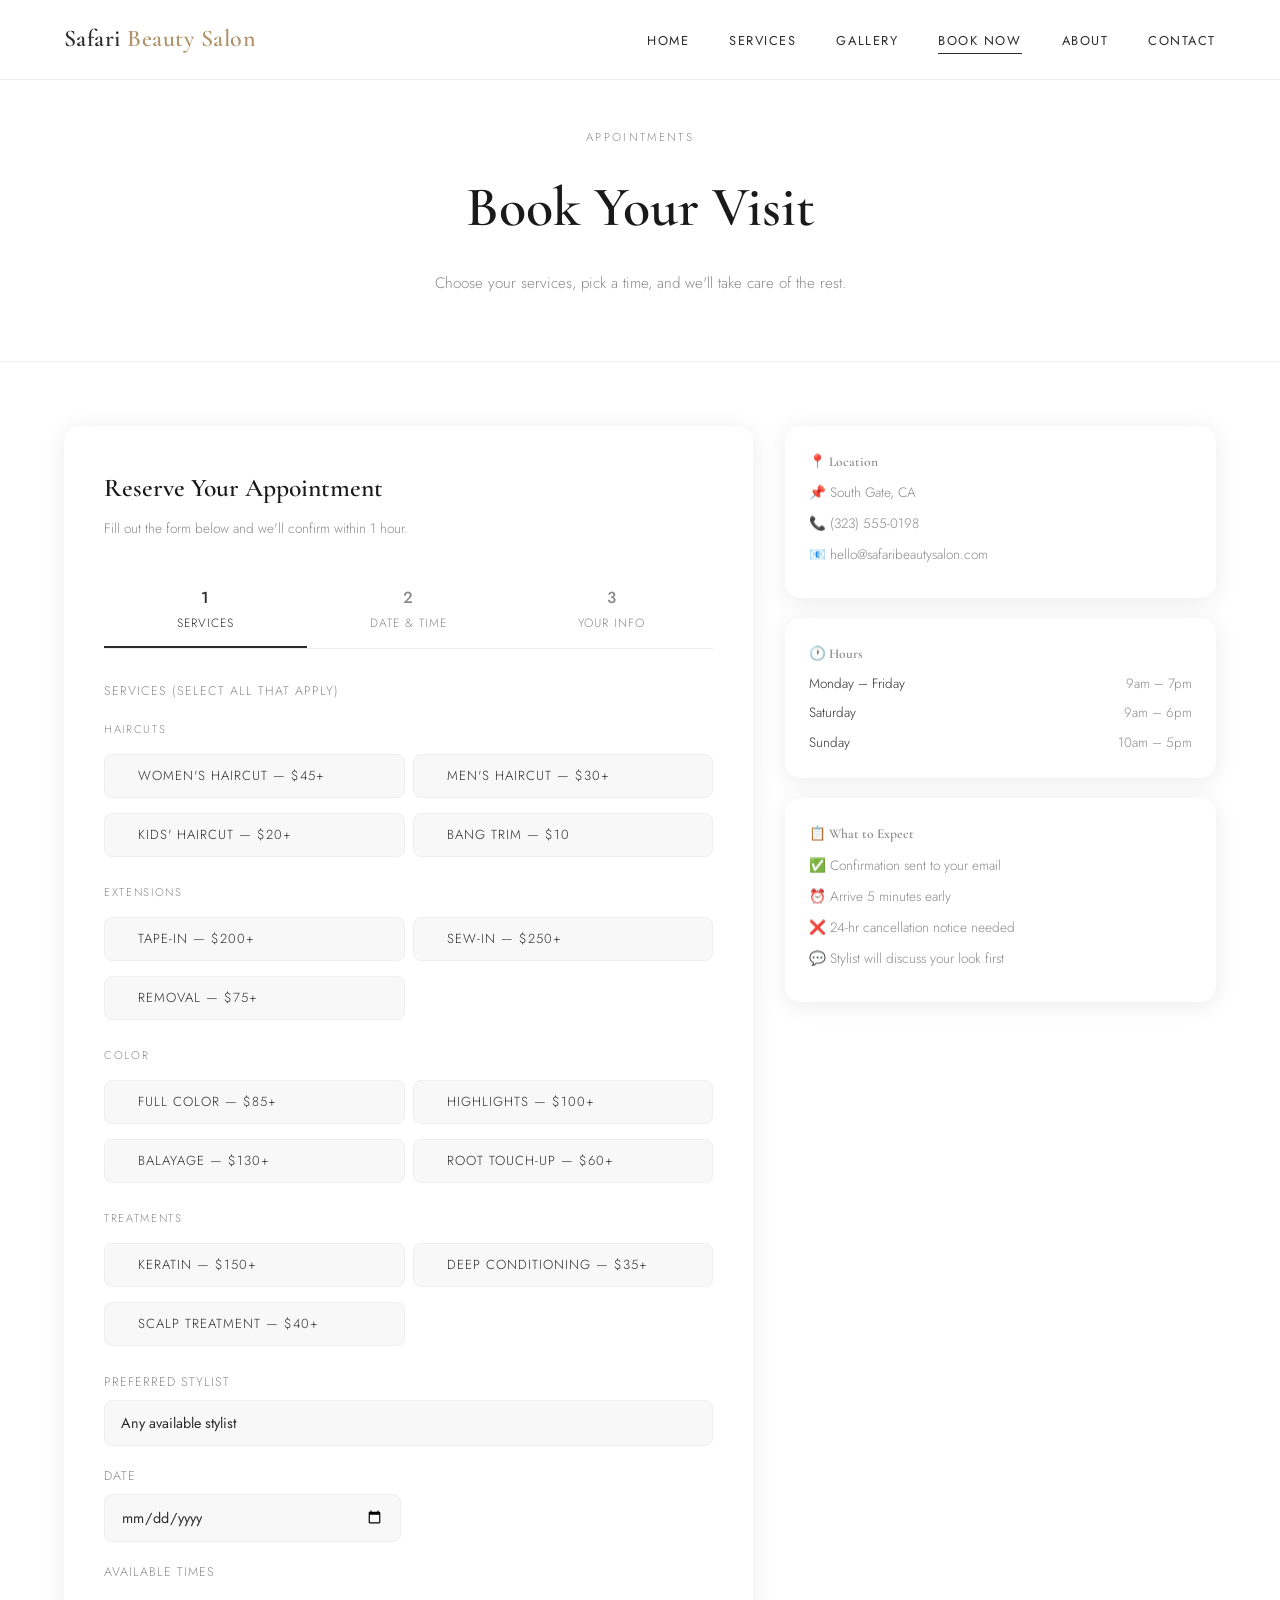
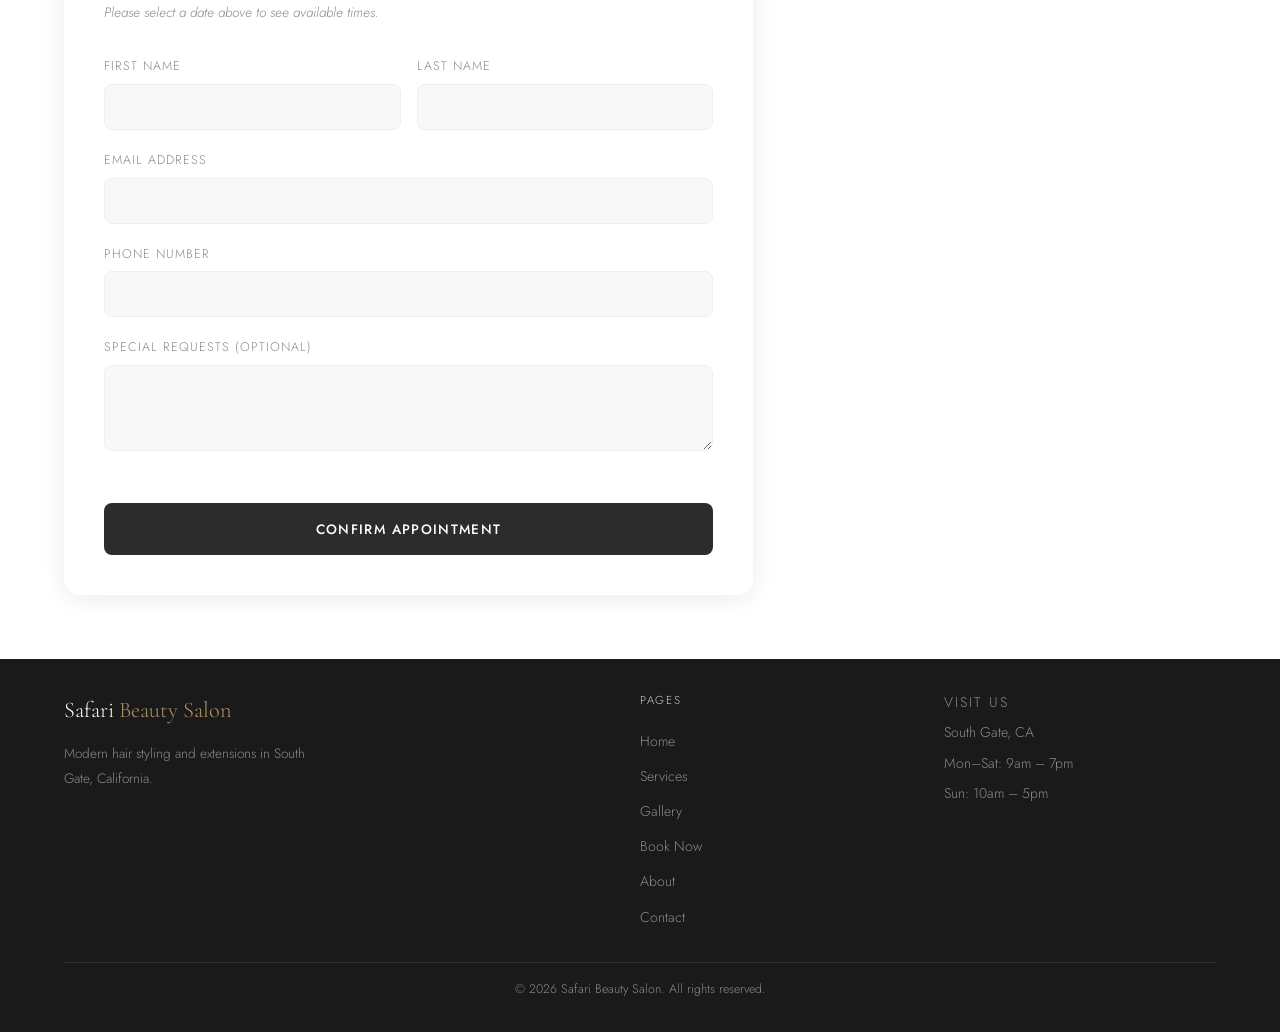
<file: frontend/booking.html>
<!DOCTYPE html>
<html lang="en">
<head>
  <meta charset="UTF-8" />
  <meta name="viewport" content="width=device-width, initial-scale=1.0" />
  <meta name="description" content="Book an appointment at Safari Beauty Salon in South Gate, CA." />
  <title>Book Appointment | Safari Beauty Salon</title>
  <link rel="stylesheet" href="css/style.css" />
  <style>
    .page-hero {
      padding: 8rem 5% 4rem;
      background: var(--color-white);
      border-bottom: 1px solid var(--color-light);
      text-align: center;
    }

    .page-hero__eyebrow {
      font-size: 0.72rem;
      letter-spacing: 0.2em;
      text-transform: uppercase;
      color: var(--color-mid);
      margin-bottom: 0.75rem;
    }

    .page-hero__title {
      font-family: var(--font-display);
      font-size: clamp(2rem, 5vw, 3.5rem);
      font-weight: 600;
      color: var(--color-black);
      margin-bottom: 1rem;
    }

    .page-hero__subtitle {
      font-size: 0.95rem;
      color: var(--color-mid);
      max-width: 480px;
      margin: 0 auto;
    }

    .booking-layout {
      display: grid;
      grid-template-columns: 1.6fr 1fr;
      gap: var(--space-md);
      align-items: start;
    }

    .booking-form {
      background: var(--color-white);
      border-radius: var(--radius-lg);
      padding: 2.5rem;
      box-shadow: var(--shadow);
    }

    .booking-form h2 {
      font-family: var(--font-display);
      font-size: 1.6rem;
      font-weight: 600;
      color: var(--color-black);
      margin-bottom: 0.5rem;
    }

    .booking-form__sub {
      font-size: 0.85rem;
      color: var(--color-mid);
      margin-bottom: 2rem;
    }

    .steps {
      display: flex;
      margin-bottom: 2rem;
      border-bottom: 1px solid var(--color-light);
    }

    .step {
      flex: 1;
      text-align: center;
      padding: 0.75rem 0.5rem;
      font-size: 0.75rem;
      letter-spacing: 0.08em;
      text-transform: uppercase;
      color: var(--color-mid);
      border-bottom: 2px solid transparent;
      transition: all 0.25s;
    }

    .step.active {
      color: var(--color-charcoal);
      border-bottom-color: var(--color-charcoal);
    }

    .step__num {
      display: block;
      font-size: 1rem;
      font-weight: 500;
      margin-bottom: 2px;
    }

    .form-group { margin-bottom: 1.25rem; }

    .form-group label {
      display: block;
      font-size: 0.78rem;
      letter-spacing: 0.08em;
      text-transform: uppercase;
      color: var(--color-mid);
      margin-bottom: 0.4rem;
    }

    .form-group input,
    .form-group select,
    .form-group textarea {
      width: 100%;
      padding: 0.75rem 1rem;
      border: 1.5px solid var(--color-light);
      border-radius: var(--radius-md);
      background: var(--color-offwhite);
      font-family: var(--font-body);
      font-size: 0.9rem;
      color: var(--color-charcoal);
      transition: border-color 0.25s;
      appearance: none;
    }

    .form-group input:focus,
    .form-group select:focus,
    .form-group textarea:focus {
      outline: none;
      border-color: var(--color-charcoal);
      background: var(--color-white);
    }

    /* Multiple services checklist */
    .services-checklist {
      display: grid;
      grid-template-columns: 1fr 1fr;
      gap: 0.5rem;
      margin-top: 0.4rem;
    }

    .service-check {
      display: flex;
      align-items: center;
      gap: 0.5rem;
      padding: 0.6rem 0.75rem;
      border: 1.5px solid var(--color-light);
      border-radius: var(--radius-md);
      cursor: pointer;
      transition: all 0.2s;
      background: var(--color-offwhite);
    }

    .service-check:hover { border-color: var(--color-charcoal); }

    .service-check input[type="checkbox"] {
      width: 16px;
      height: 16px;
      accent-color: var(--color-charcoal);
      cursor: pointer;
      flex-shrink: 0;
      padding: 0;
      border: none;
      background: none;
    }

    .service-check span {
      font-size: 0.82rem;
      color: var(--color-charcoal);
      line-height: 1.3;
    }

    .service-check.checked {
      border-color: var(--color-charcoal);
      background: var(--color-light);
    }

    .service-group-label {
      font-size: 0.7rem;
      letter-spacing: 0.15em;
      text-transform: uppercase;
      color: var(--color-mid);
      margin: 0.75rem 0 0.4rem;
      grid-column: 1 / -1;
    }

    .form-row {
      display: grid;
      grid-template-columns: 1fr 1fr;
      gap: 1rem;
    }

    .time-slots {
      display: grid;
      grid-template-columns: repeat(4, 1fr);
      gap: 0.5rem;
      margin-top: 0.4rem;
      min-height: 44px;
    }

    .time-slot {
      padding: 0.6rem 0.4rem;
      text-align: center;
      border: 1.5px solid var(--color-light);
      border-radius: var(--radius-md);
      font-size: 0.8rem;
      color: var(--color-charcoal);
      cursor: pointer;
      transition: all 0.2s;
      background: var(--color-offwhite);
    }

    .time-slot:hover { border-color: var(--color-charcoal); }

    .time-slot.selected {
      background: var(--color-charcoal);
      border-color: var(--color-charcoal);
      color: var(--color-white);
    }

    .time-slot.booked {
      opacity: 0.35;
      cursor: not-allowed;
      text-decoration: line-through;
    }

    .time-slot__label { font-size: 0.65rem; color: inherit; opacity: 0.8; }

    .booking-submit {
      width: 100%;
      padding: 1rem;
      background: var(--color-charcoal);
      color: var(--color-white);
      border: none;
      border-radius: var(--radius-md);
      font-family: var(--font-body);
      font-size: 0.85rem;
      font-weight: 500;
      letter-spacing: 0.1em;
      text-transform: uppercase;
      cursor: pointer;
      margin-top: 1.5rem;
      transition: background 0.25s, transform 0.2s;
    }

    .booking-submit:hover {
      background: var(--color-black);
      transform: translateY(-1px);
    }

    .booking-sidebar { display: flex; flex-direction: column; gap: 1.25rem; }

    .info-card {
      background: var(--color-white);
      border-radius: var(--radius-lg);
      padding: 1.5rem;
      box-shadow: var(--shadow);
    }

    .info-card__title {
      font-family: var(--font-display);
      font-size: 1.1rem;
      font-weight: 600;
      color: var(--color-black);
      margin-bottom: 1rem;
    }

    .info-card p {
      font-size: 0.85rem;
      color: var(--color-mid);
      margin-bottom: 0.5rem;
      display: flex;
      gap: 0.5rem;
    }

    .hours-grid { display: flex; flex-direction: column; gap: 0.4rem; }

    .hours-row {
      display: flex;
      justify-content: space-between;
      font-size: 0.84rem;
      color: var(--color-charcoal);
    }

    .hours-row span:last-child { color: var(--color-mid); }

    @media (max-width: 768px) {
      .booking-layout     { grid-template-columns: 1fr; }
      .form-row           { grid-template-columns: 1fr; }
      .time-slots         { grid-template-columns: repeat(3, 1fr); }
      .services-checklist { grid-template-columns: 1fr; }
    }
  </style>
</head>
<body>

  <header>
    <nav class="nav">
      <a href="index.html" class="nav__logo">Safari <span>Beauty Salon</span></a>
      <button class="nav__toggle" id="navToggle" aria-label="Open menu">
        <span></span><span></span><span></span>
      </button>
      <ul class="nav__links" id="navLinks">
        <li><a href="index.html">Home</a></li>
        <li><a href="services.html">Services</a></li>
        <li><a href="gallery.html">Gallery</a></li>
        <li><a href="booking.html" class="active">Book Now</a></li>
        <li><a href="about.html">About</a></li>
        <li><a href="contact.html">Contact</a></li>
      </ul>
    </nav>
  </header>

  <main>
    <div class="page-hero">
      <p class="page-hero__eyebrow">Appointments</p>
      <h1 class="page-hero__title">Book Your Visit</h1>
      <p class="page-hero__subtitle">Choose your services, pick a time, and we'll take care of the rest.</p>
    </div>

    <section class="section section--alt">
      <div class="booking-layout">

        <div class="booking-form">
          <h2>Reserve Your Appointment</h2>
          <p class="booking-form__sub">Fill out the form below and we'll confirm within 1 hour.</p>

          <div class="steps">
            <div class="step active"><span class="step__num">1</span>Services</div>
            <div class="step"><span class="step__num">2</span>Date & Time</div>
            <div class="step"><span class="step__num">3</span>Your Info</div>
          </div>

          <form id="bookingForm">

            <!-- SERVICES — multiple selection via checkboxes -->
            <div class="form-group">
              <label>Services (select all that apply)</label>
              <div class="services-checklist" id="servicesChecklist">

                <p class="service-group-label">Haircuts</p>
                <label class="service-check">
                  <input type="checkbox" name="services" value="Women's Haircut" />
                  <span>Women's Haircut — $45+</span>
                </label>
                <label class="service-check">
                  <input type="checkbox" name="services" value="Men's Haircut" />
                  <span>Men's Haircut — $30+</span>
                </label>
                <label class="service-check">
                  <input type="checkbox" name="services" value="Kids' Haircut" />
                  <span>Kids' Haircut — $20+</span>
                </label>
                <label class="service-check">
                  <input type="checkbox" name="services" value="Bang Trim" />
                  <span>Bang Trim — $10</span>
                </label>

                <p class="service-group-label">Extensions</p>
                <label class="service-check">
                  <input type="checkbox" name="services" value="Tape-In Extensions" />
                  <span>Tape-In — $200+</span>
                </label>
                <label class="service-check">
                  <input type="checkbox" name="services" value="Sew-In Extensions" />
                  <span>Sew-In — $250+</span>
                </label>
                <label class="service-check">
                  <input type="checkbox" name="services" value="Extension Removal" />
                  <span>Removal — $75+</span>
                </label>

                <p class="service-group-label">Color</p>
                <label class="service-check">
                  <input type="checkbox" name="services" value="Full Color" />
                  <span>Full Color — $85+</span>
                </label>
                <label class="service-check">
                  <input type="checkbox" name="services" value="Highlights" />
                  <span>Highlights — $100+</span>
                </label>
                <label class="service-check">
                  <input type="checkbox" name="services" value="Balayage" />
                  <span>Balayage — $130+</span>
                </label>
                <label class="service-check">
                  <input type="checkbox" name="services" value="Root Touch-Up" />
                  <span>Root Touch-Up — $60+</span>
                </label>

                <p class="service-group-label">Treatments</p>
                <label class="service-check">
                  <input type="checkbox" name="services" value="Keratin Treatment" />
                  <span>Keratin — $150+</span>
                </label>
                <label class="service-check">
                  <input type="checkbox" name="services" value="Deep Conditioning" />
                  <span>Deep Conditioning — $35+</span>
                </label>
                <label class="service-check">
                  <input type="checkbox" name="services" value="Scalp Treatment" />
                  <span>Scalp Treatment — $40+</span>
                </label>

              </div>
            </div>

            <!-- STYLIST -->
            <div class="form-group">
              <label for="stylist">Preferred Stylist</label>
              <select id="stylist" name="stylist">
                <option value="any">Any available stylist</option>
                <option value="Jennifer">Jennifer</option>
                <option value="Julieth">Julieth</option>
              </select>
            </div>

            <!-- DATE -->
            <div class="form-row">
              <div class="form-group">
                <label for="date">Date</label>
                <input type="date" id="date" name="date" required />
              </div>
            </div>

            <!-- TIME SLOTS — controlled entirely by booking.js -->
            <div class="form-group">
              <label>Available Times</label>
              <div class="time-slots" id="timeSlotsContainer"></div>
              <input type="hidden" id="selectedTime" name="time" />
            </div>

            <!-- PERSONAL INFO — no placeholder text, strict input types -->
            <div class="form-row">
              <div class="form-group">
                <label for="firstName">First Name</label>
                <input
                  type="text"
                  id="firstName"
                  name="first_name"
                  autocomplete="given-name"
                  pattern="[A-Za-zÀ-ÿ\s\-']+"
                  title="Letters only please"
                  required
                />
              </div>
              <div class="form-group">
                <label for="lastName">Last Name</label>
                <input
                  type="text"
                  id="lastName"
                  name="last_name"
                  autocomplete="family-name"
                  pattern="[A-Za-zÀ-ÿ\s\-']+"
                  title="Letters only please"
                  required
                />
              </div>
            </div>

            <div class="form-group">
              <label for="email">Email Address</label>
              <input
                type="email"
                id="email"
                name="email"
                autocomplete="email"
                required
              />
            </div>

            <div class="form-group">
              <label for="phone">Phone Number</label>
              <input
                type="tel"
                id="phone"
                name="phone"
                autocomplete="tel"
                pattern="[0-9\s\(\)\-\+]+"
                title="Numbers only please"
                inputmode="numeric"
              />
            </div>

            <div class="form-group">
              <label for="notes">Special Requests (optional)</label>
              <textarea id="notes" name="notes" rows="3"></textarea>
            </div>

            <button type="submit" class="booking-submit">Confirm Appointment</button>

          </form>
        </div>

        <!-- SIDEBAR -->
        <div class="booking-sidebar">
          <div class="info-card">
            <p class="info-card__title">📍 Location</p>
            <p>📌 South Gate, CA</p>
            <p>📞 (323) 555-0198</p>
            <p>📧 hello@safaribeautysalon.com</p>
          </div>
          <div class="info-card">
            <p class="info-card__title">🕐 Hours</p>
            <div class="hours-grid">
              <div class="hours-row"><span>Monday – Friday</span><span>9am – 7pm</span></div>
              <div class="hours-row"><span>Saturday</span><span>9am – 6pm</span></div>
              <div class="hours-row"><span>Sunday</span><span>10am – 5pm</span></div>
            </div>
          </div>
          <div class="info-card">
            <p class="info-card__title">📋 What to Expect</p>
            <p>✅ Confirmation sent to your email</p>
            <p>⏰ Arrive 5 minutes early</p>
            <p>❌ 24-hr cancellation notice needed</p>
            <p>💬 Stylist will discuss your look first</p>
          </div>
        </div>

      </div>
    </section>
  </main>

  <footer class="footer">
    <div class="footer__grid">
      <div>
        <p class="footer__logo">Safari <span>Beauty Salon</span></p>
        <p class="footer__tagline">Modern hair styling and extensions in South Gate, California.</p>
      </div>
      <div>
        <p class="footer__heading">Pages</p>
        <ul class="footer__links">
          <li><a href="index.html">Home</a></li>
          <li><a href="services.html">Services</a></li>
          <li><a href="gallery.html">Gallery</a></li>
          <li><a href="booking.html">Book Now</a></li>
          <li><a href="about.html">About</a></li>
          <li><a href="contact.html">Contact</a></li>
        </ul>
      </div>
      <div class="footer__info">
        <p class="footer__heading">Visit Us</p>
        <p>South Gate, CA</p>
        <p>Mon–Sat: 9am – 7pm</p>
        <p>Sun: 10am – 5pm</p>
      </div>
    </div>
    <p class="footer__bottom">© 2025 Safari Beauty Salon. All rights reserved.</p>
  </footer>

  <script src="js/main.js"></script>
  <script src="js/booking.js"></script>
  <script>
    // Visually highlight checked service cards
    document.querySelectorAll('.service-check input[type="checkbox"]').forEach(cb => {
      cb.addEventListener('change', function () {
        this.closest('.service-check').classList.toggle('checked', this.checked);
      });
    });
  </script>

</body>
</html>
</file>
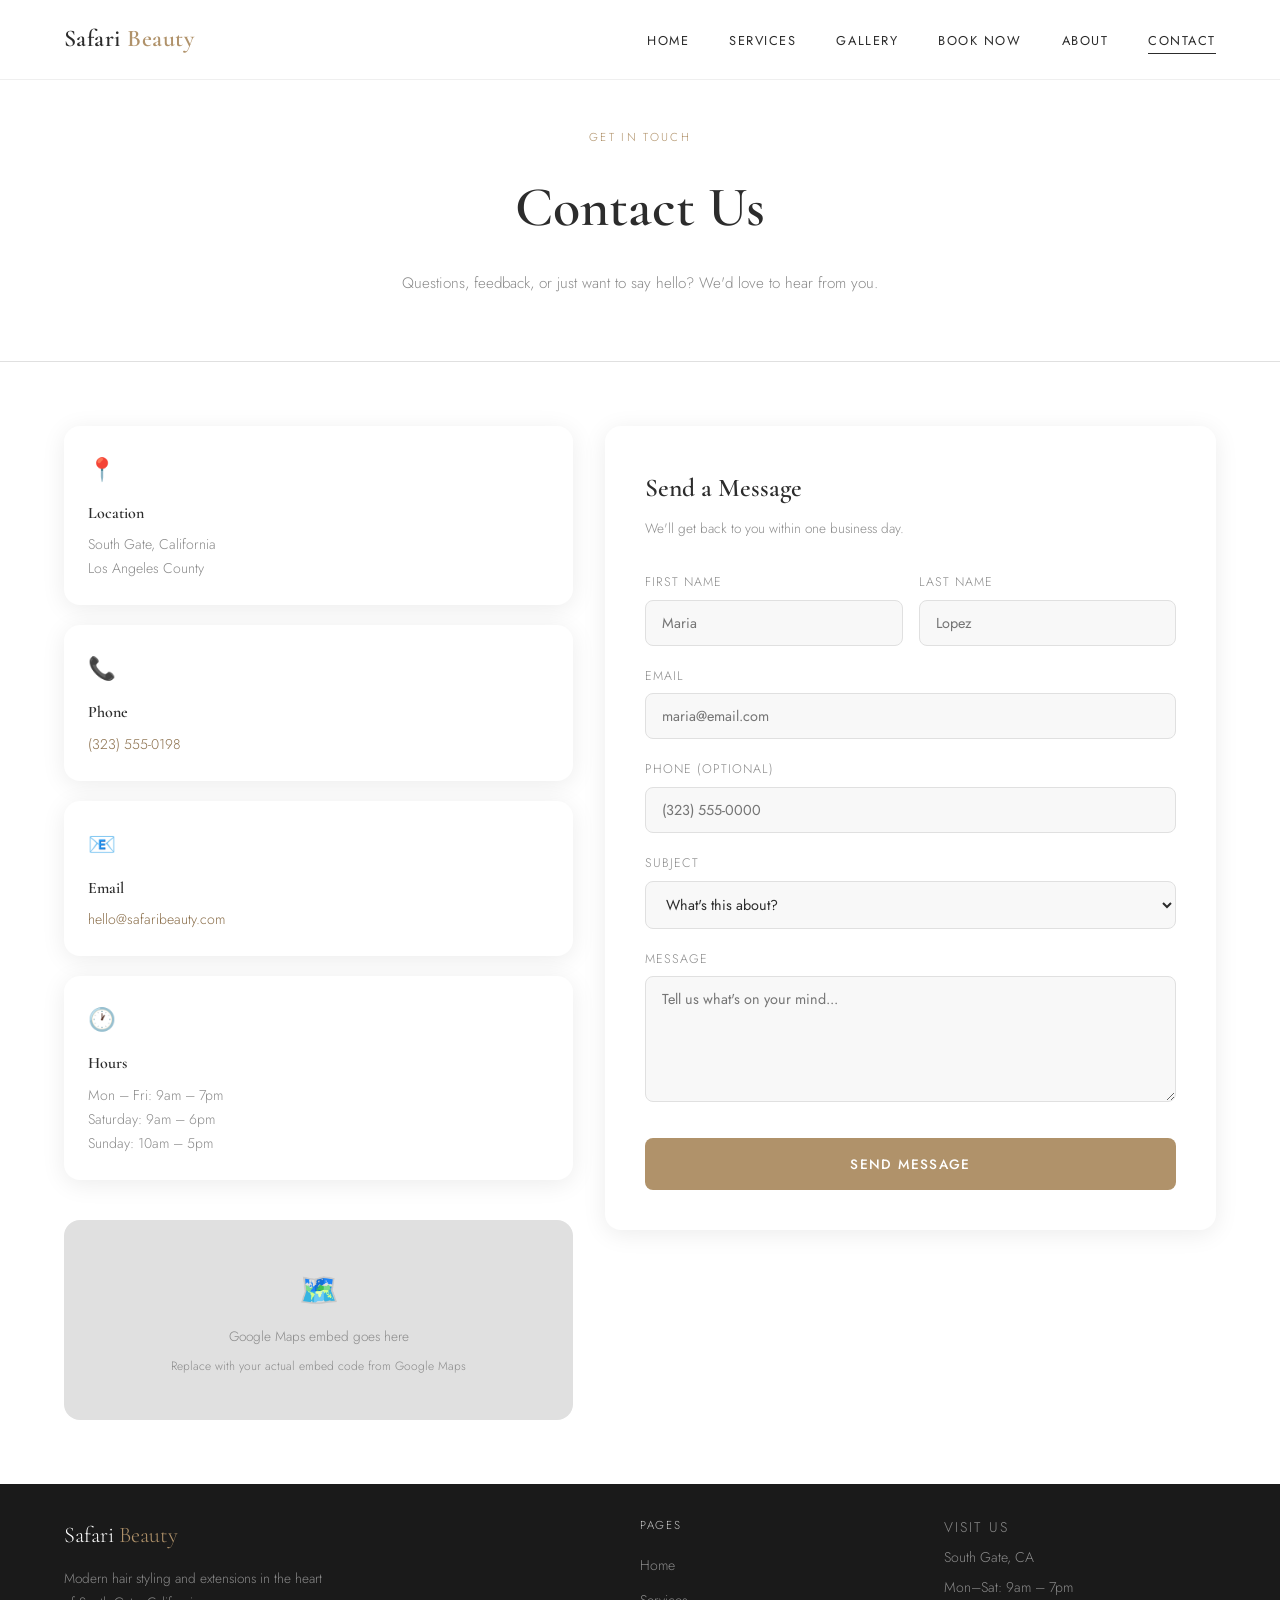
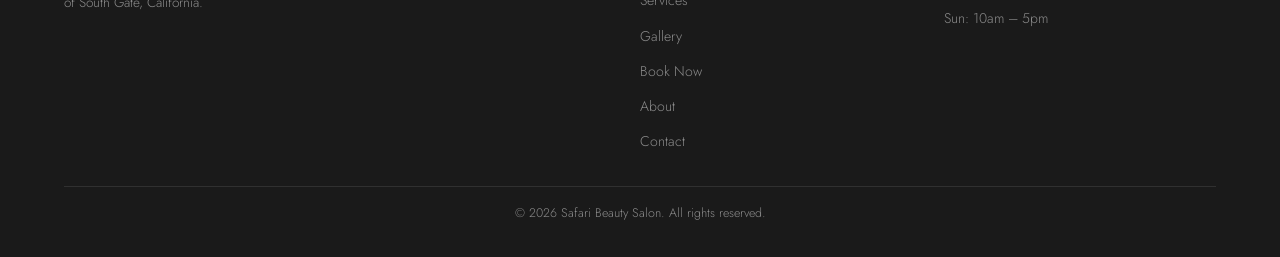
<file: frontend/contact.html>
<!DOCTYPE html>
<html lang="en">
<head>
  <meta charset="UTF-8" />
  <meta name="viewport" content="width=device-width, initial-scale=1.0" />
  <meta name="description" content="Contact Safari Beauty Salon in South Gate, CA." />
  <title>Contact | Safari Beauty Salon</title>
  <link rel="stylesheet" href="css/style.css" />
  <style>
    .page-hero { padding: 8rem 5% 4rem; background: var(--color-white); border-bottom: 1px solid var(--color-sand); text-align: center; }
    .page-hero__eyebrow { font-size: 0.72rem; letter-spacing: 0.2em; text-transform: uppercase; color: var(--color-gold); margin-bottom: 0.75rem; }
    .page-hero__title { font-family: var(--font-display); font-size: clamp(2rem, 5vw, 3.5rem); font-weight: 600; color: var(--color-charcoal); margin-bottom: 1rem; }
    .page-hero__subtitle { font-size: 0.95rem; color: var(--color-muted); max-width: 480px; margin: 0 auto; }

    .contact-layout {
      display: grid;
      grid-template-columns: 1fr 1.2fr;
      gap: var(--space-md);
      align-items: start;
    }

    /* Contact Info */
    .contact-info { display: flex; flex-direction: column; gap: 1.25rem; }

    .contact-block {
      background: var(--color-white);
      border-radius: var(--radius-lg);
      padding: 1.5rem;
      box-shadow: var(--shadow);
    }

    .contact-block__icon { font-size: 1.4rem; margin-bottom: 0.75rem; }
    .contact-block__title { font-family: var(--font-display); font-size: 1rem; font-weight: 600; color: var(--color-charcoal); margin-bottom: 0.4rem; }
    .contact-block__detail { font-size: 0.88rem; color: var(--color-muted); line-height: 1.7; }
    .contact-block__detail a { color: var(--color-gold-dark); }

    /* Map placeholder */
    .map-placeholder {
      background: var(--color-sand);
      border-radius: var(--radius-lg);
      height: 200px;
      display: flex;
      align-items: center;
      justify-content: center;
      flex-direction: column;
      gap: 0.5rem;
      font-size: 0.85rem;
      color: var(--color-muted);
      margin-top: 1.25rem;
    }

    /* Contact Form */
    .contact-form {
      background: var(--color-white);
      border-radius: var(--radius-lg);
      padding: 2.5rem;
      box-shadow: var(--shadow);
    }

    .contact-form h2 {
      font-family: var(--font-display);
      font-size: 1.6rem;
      font-weight: 600;
      color: var(--color-charcoal);
      margin-bottom: 0.5rem;
    }

    .contact-form__sub { font-size: 0.85rem; color: var(--color-muted); margin-bottom: 2rem; }

    .form-group { margin-bottom: 1.25rem; }
    .form-group label { display: block; font-size: 0.78rem; letter-spacing: 0.08em; text-transform: uppercase; color: var(--color-muted); margin-bottom: 0.4rem; }
    .form-group input, .form-group select, .form-group textarea {
      width: 100%;
      padding: 0.75rem 1rem;
      border: 1.5px solid var(--color-sand);
      border-radius: var(--radius-md);
      background: var(--color-cream);
      font-family: var(--font-body);
      font-size: 0.9rem;
      color: var(--color-charcoal);
      transition: border-color 0.25s;
    }
    .form-group input:focus, .form-group select:focus, .form-group textarea:focus {
      outline: none;
      border-color: var(--color-gold);
      background: var(--color-white);
    }
    .form-row { display: grid; grid-template-columns: 1fr 1fr; gap: 1rem; }

    .contact-submit {
      width: 100%;
      padding: 1rem;
      background: var(--color-gold);
      color: var(--color-white);
      border: none;
      border-radius: var(--radius-md);
      font-family: var(--font-body);
      font-size: 0.85rem;
      font-weight: 500;
      letter-spacing: 0.1em;
      text-transform: uppercase;
      cursor: pointer;
      margin-top: 0.5rem;
      transition: background 0.25s, transform 0.2s;
    }
    .contact-submit:hover { background: var(--color-gold-dark); transform: translateY(-1px); }

    @media (max-width: 768px) {
      .contact-layout { grid-template-columns: 1fr; }
      .form-row { grid-template-columns: 1fr; }
    }
  </style>
</head>
<body>

  <header>
    <nav class="nav">
      <a href="index.html" class="nav__logo">Safari <span>Beauty</span></a>
      <button class="nav__toggle" id="navToggle" aria-label="Open menu">
        <span></span><span></span><span></span>
      </button>
      <ul class="nav__links" id="navLinks">
        <li><a href="index.html">Home</a></li>
        <li><a href="services.html">Services</a></li>
        <li><a href="gallery.html">Gallery</a></li>
        <li><a href="booking.html">Book Now</a></li>
        <li><a href="about.html">About</a></li>
        <li><a href="contact.html" class="active">Contact</a></li>
      </ul>
    </nav>
  </header>

  <main>
    <div class="page-hero">
      <p class="page-hero__eyebrow">Get in Touch</p>
      <h1 class="page-hero__title">Contact Us</h1>
      <p class="page-hero__subtitle">Questions, feedback, or just want to say hello? We'd love to hear from you.</p>
    </div>

    <section class="section section--alt">
      <div class="contact-layout">

        <!-- LEFT: Info -->
        <div class="contact-info">
          <div class="contact-block">
            <div class="contact-block__icon">📍</div>
            <p class="contact-block__title">Location</p>
            <p class="contact-block__detail">South Gate, California<br>Los Angeles County</p>
          </div>
          <div class="contact-block">
            <div class="contact-block__icon">📞</div>
            <p class="contact-block__title">Phone</p>
            <p class="contact-block__detail"><a href="tel:+13235550198">(323) 555-0198</a></p>
          </div>
          <div class="contact-block">
            <div class="contact-block__icon">📧</div>
            <p class="contact-block__title">Email</p>
            <p class="contact-block__detail"><a href="mailto:hello@safaribeauty.com">hello@safaribeauty.com</a></p>
          </div>
          <div class="contact-block">
            <div class="contact-block__icon">🕐</div>
            <p class="contact-block__title">Hours</p>
            <p class="contact-block__detail">
              Mon – Fri: 9am – 7pm<br>
              Saturday: 9am – 6pm<br>
              Sunday: 10am – 5pm
            </p>
          </div>

          <!-- Google Maps embed placeholder -->
          <div class="map-placeholder">
            <span style="font-size:2rem">🗺️</span>
            <span>Google Maps embed goes here</span>
            <span style="font-size:0.75rem;">Replace with your actual embed code from Google Maps</span>
          </div>
        </div>

        <!-- RIGHT: Contact Form -->
        <div class="contact-form">
          <h2>Send a Message</h2>
          <p class="contact-form__sub">We'll get back to you within one business day.</p>

          <!--
            Like the booking form, this will connect to
            the Python backend in Sprint 3.
          -->
          <form id="contactForm">
            <div class="form-row">
              <div class="form-group">
                <label for="firstName">First Name</label>
                <input type="text" id="firstName" placeholder="Maria" required />
              </div>
              <div class="form-group">
                <label for="lastName">Last Name</label>
                <input type="text" id="lastName" placeholder="Lopez" required />
              </div>
            </div>

            <div class="form-group">
              <label for="email">Email</label>
              <input type="email" id="email" placeholder="maria@email.com" required />
            </div>

            <div class="form-group">
              <label for="phone">Phone (optional)</label>
              <input type="tel" id="phone" placeholder="(323) 555-0000" />
            </div>

            <div class="form-group">
              <label for="subject">Subject</label>
              <select id="subject">
                <option value="" disabled selected>What's this about?</option>
                <option>Appointment Question</option>
                <option>Pricing & Services</option>
                <option>Extensions Consultation</option>
                <option>General Inquiry</option>
                <option>Feedback</option>
              </select>
            </div>

            <div class="form-group">
              <label for="message">Message</label>
              <textarea id="message" rows="5" placeholder="Tell us what's on your mind..." required></textarea>
            </div>

            <button type="submit" class="contact-submit">Send Message</button>
          </form>
        </div>

      </div>
    </section>
  </main>

  <footer class="footer">
    <div class="footer__grid">
      <div>
        <p class="footer__logo">Safari <span>Beauty</span></p>
        <p class="footer__tagline">Modern hair styling and extensions in the heart of South Gate, California.</p>
      </div>
      <div>
        <p class="footer__heading">Pages</p>
        <ul class="footer__links">
          <li><a href="index.html">Home</a></li>
          <li><a href="services.html">Services</a></li>
          <li><a href="gallery.html">Gallery</a></li>
          <li><a href="booking.html">Book Now</a></li>
          <li><a href="about.html">About</a></li>
          <li><a href="contact.html">Contact</a></li>
        </ul>
      </div>
      <div class="footer__info">
        <p class="footer__heading">Visit Us</p>
        <p>South Gate, CA</p>
        <p>Mon–Sat: 9am – 7pm</p>
        <p>Sun: 10am – 5pm</p>
      </div>
    </div>
    <p class="footer__bottom">© 2025 Safari Beauty Salon. All rights reserved.</p>
  </footer>

  <script src="js/main.js"></script>
  <script>
    document.getElementById('contactForm').addEventListener('submit', function(e) {
      e.preventDefault();
      alert('Message sent! We\'ll get back to you within one business day. (Backend coming in Sprint 3!)');
    });
  </script>
</body>
</html>
</file>
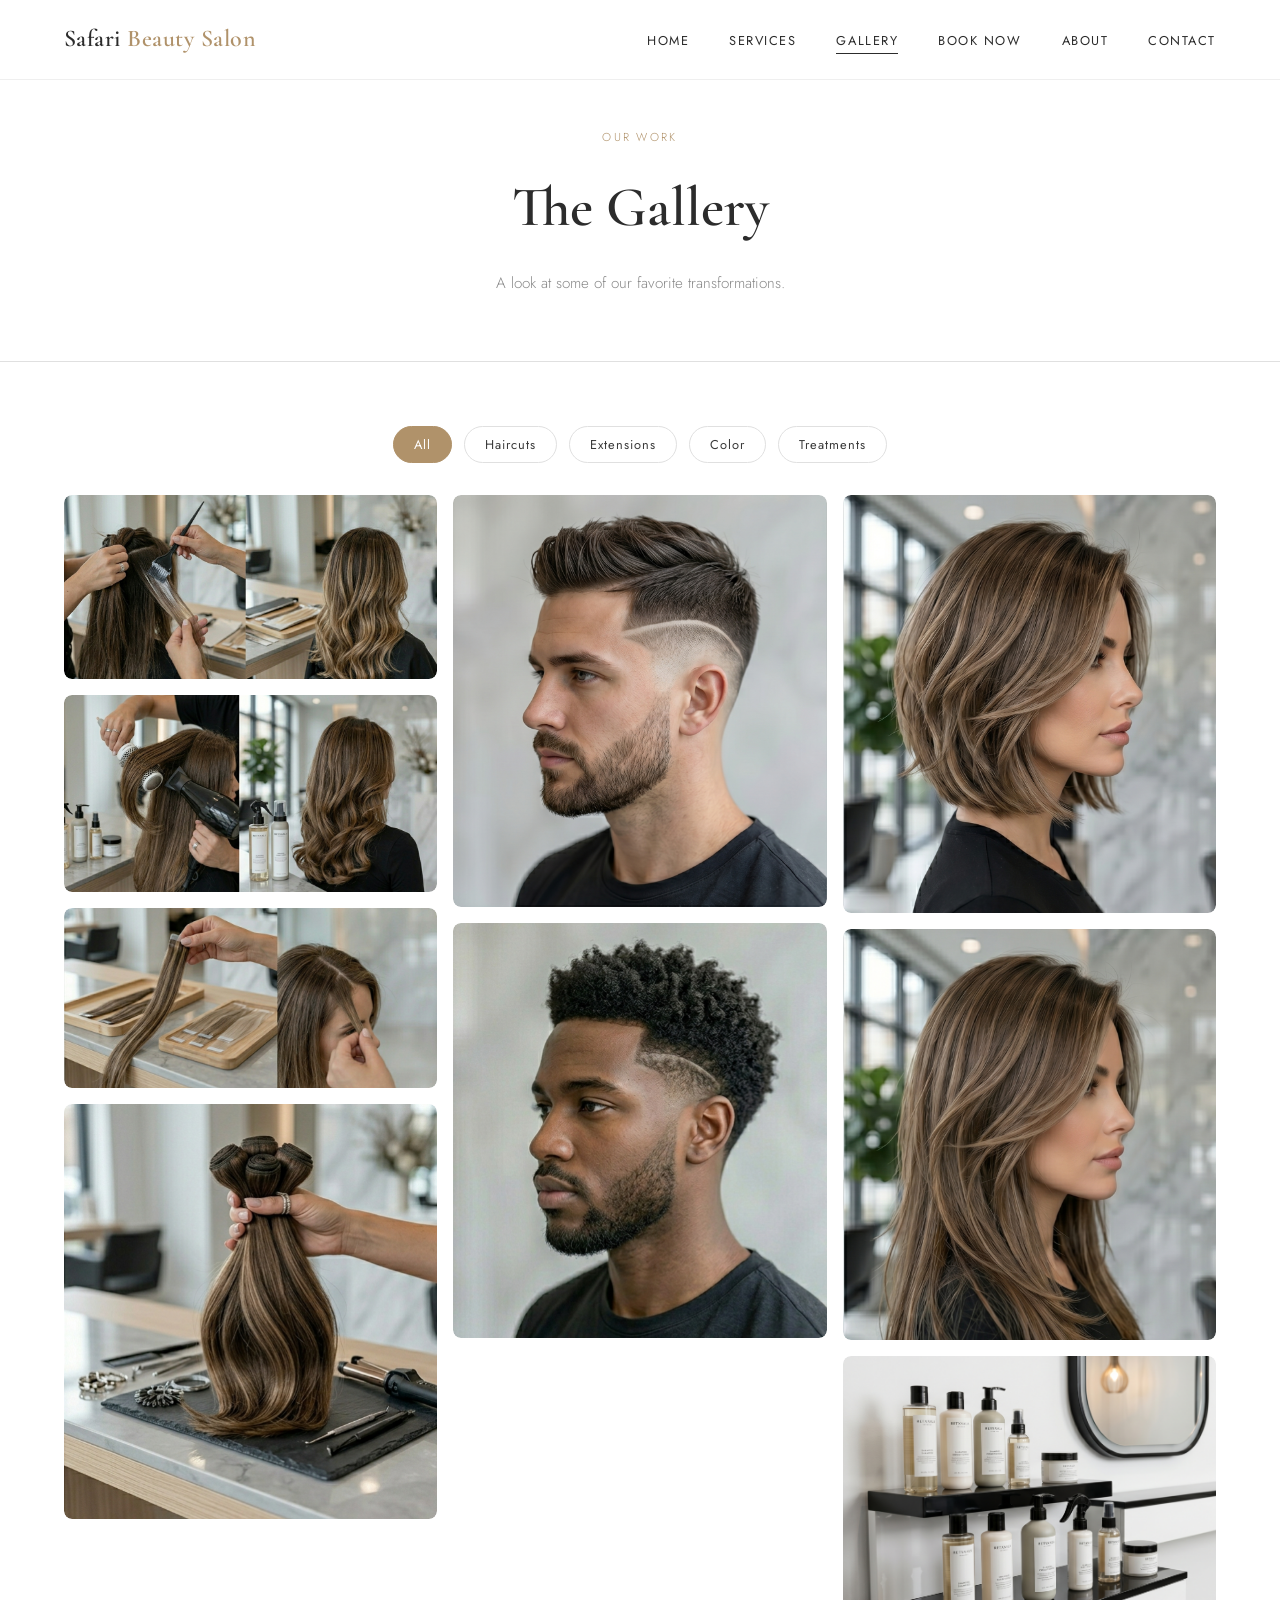
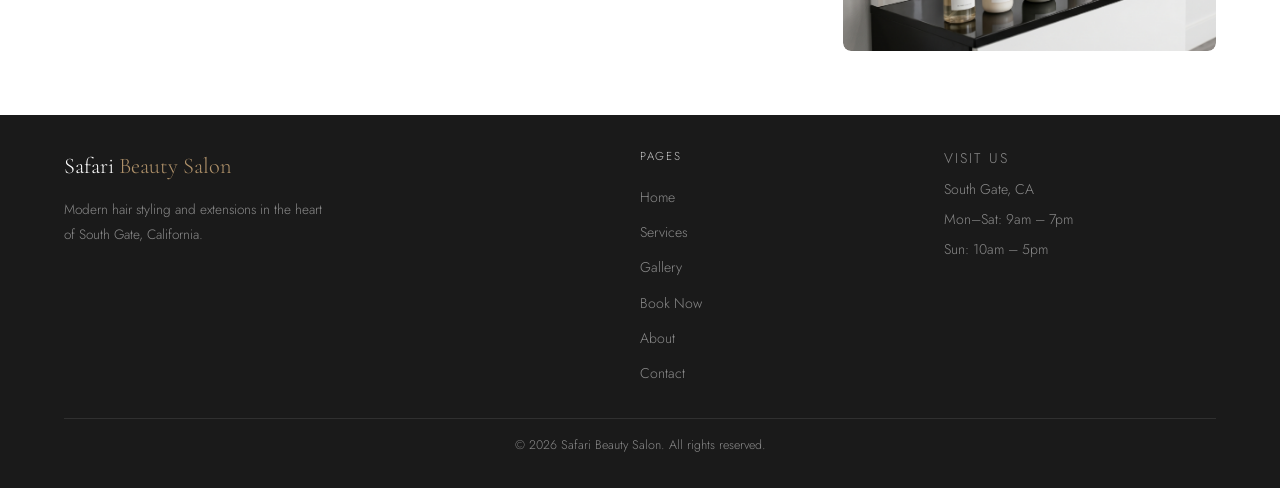
<file: frontend/gallery.html>
<!DOCTYPE html>
<html lang="en">
<head>
  <meta charset="UTF-8" />
  <meta name="viewport" content="width=device-width, initial-scale=1.0" />
  <meta name="description" content="Safari Beauty Salon photo gallery — haircuts, extensions, and color transformations." />
  <title>Gallery | Safari Beauty Salon</title>
  <link rel="stylesheet" href="css/style.css" />
  <style>
    .page-hero {
      padding: 8rem 5% 4rem;
      background: var(--color-white);
      border-bottom: 1px solid var(--color-sand);
      text-align: center;
    }

    .page-hero__eyebrow {
      font-size: 0.72rem;
      letter-spacing: 0.2em;
      text-transform: uppercase;
      color: var(--color-gold);
      margin-bottom: 0.75rem;
    }

    .page-hero__title {
      font-family: var(--font-display);
      font-size: clamp(2rem, 5vw, 3.5rem);
      font-weight: 600;
      color: var(--color-charcoal);
      margin-bottom: 1rem;
    }

    .page-hero__subtitle {
      font-size: 0.95rem;
      color: var(--color-muted);
      max-width: 480px;
      margin: 0 auto;
    }

    /* ── FILTER TABS ── */
    .gallery-filters {
      display: flex;
      gap: 0.75rem;
      justify-content: center;
      flex-wrap: wrap;
      margin-bottom: var(--space-md);
    }

    .filter-btn {
      padding: 0.5rem 1.25rem;
      border: 1.5px solid var(--color-sand);
      border-radius: 99px;
      background: transparent;
      font-family: var(--font-body);
      font-size: 0.8rem;
      letter-spacing: 0.08em;
      color: var(--color-bark);
      cursor: pointer;
      transition: all 0.25s;
    }

    .filter-btn:hover,
    .filter-btn.active {
      background: var(--color-gold);
      border-color: var(--color-gold);
      color: var(--color-white);
    }

    /* ── MASONRY GALLERY GRID ── */
    .gallery-grid {
      columns: 3;
      column-gap: 1rem;
    }

    .gallery-item {
      break-inside: avoid;
      margin-bottom: 1rem;
      border-radius: var(--radius-md);
      overflow: hidden;
      position: relative;
      cursor: pointer;
    }

    /* ── REAL PHOTO STYLES ── */
    .gallery-item img {
      width: 100%;
      display: block;
      border-radius: var(--radius-md);
      transition: transform 0.3s ease, box-shadow 0.3s ease;
    }

    .gallery-item img:hover {
      transform: scale(1.02);
      box-shadow: 0 12px 40px rgba(92, 74, 50, 0.18);
    }

    /* ── RESPONSIVE ── */
    @media (max-width: 768px) {
      .gallery-grid { columns: 2; }
    }

    @media (max-width: 480px) {
      .gallery-grid { columns: 1; }
    }
  </style>
</head>
<body>

  <header>
    <nav class="nav">
      <a href="index.html" class="nav__logo">Safari <span>Beauty Salon</span></a>
      <button class="nav__toggle" id="navToggle" aria-label="Open menu">
        <span></span>
        <span></span>
        <span></span>
      </button>
      <ul class="nav__links" id="navLinks">
        <li><a href="index.html">Home</a></li>
        <li><a href="services.html">Services</a></li>
        <li><a href="gallery.html" class="active">Gallery</a></li>
        <li><a href="booking.html">Book Now</a></li>
        <li><a href="about.html">About</a></li>
        <li><a href="contact.html">Contact</a></li>
      </ul>
    </nav>
  </header>

  <main>

    <div class="page-hero">
      <p class="page-hero__eyebrow">Our Work</p>
      <h1 class="page-hero__title">The Gallery</h1>
      <p class="page-hero__subtitle">
        A look at some of our favorite transformations.
      </p>
    </div>

    <section class="section section--alt">

      <!-- Filter Tabs -->
      <div class="gallery-filters">
        <button class="filter-btn active">All</button>
        <button class="filter-btn">Haircuts</button>
        <button class="filter-btn">Extensions</button>
        <button class="filter-btn">Color</button>
        <button class="filter-btn">Treatments</button>
      </div>

      <!-- Gallery Grid with Real Photos -->
      <div class="gallery-grid">

        <div class="gallery-item">
          <img
            src="assets/balayage.png"
            alt="Balayage color service at Safari Beauty Salon"
          />
        </div>

        <div class="gallery-item">
          <img
            src="assets/blowout.png"
            alt="Blowout styling at Safari Beauty Salon"
          />
        </div>

        <div class="gallery-item">
          <img
            src="assets/tapeinextensions.png"
            alt="Tape-in hair extensions at Safari Beauty Salon"
          />
        </div>

        <div class="gallery-item">
          <img
            src="assets/hairextensions.png"
            alt="Hair extensions at Safari Beauty Salon"
          />
        </div>

        <div class="gallery-item">
          <img
            src="assets/manhaircut1.png"
            alt="Men's fade haircut at Safari Beauty Salon"
          />
        </div>

        <div class="gallery-item">
          <img
            src="assets/manhaircut2.png"
            alt="Men's haircut at Safari Beauty Salon"
          />
        </div>

        <div class="gallery-item">
          <img
            src="assets/womanhaircut1.png"
            alt="Women's long haircut at Safari Beauty Salon"
          />
        </div>

        <div class="gallery-item">
          <img
            src="assets/womanhaircut2.png"
            alt="Women's bob haircut at Safari Beauty Salon"
          />
        </div>

        <div class="gallery-item">
          <img
            src="assets/products.png"
            alt="Professional hair products at Safari Beauty Salon"
          />
        </div>

      </div>
    </section>

  </main>

  <footer class="footer">
    <div class="footer__grid">
      <div>
        <p class="footer__logo">Safari <span>Beauty Salon</span></p>
        <p class="footer__tagline">
          Modern hair styling and extensions in the heart of South Gate, California.
        </p>
      </div>
      <div>
        <p class="footer__heading">Pages</p>
        <ul class="footer__links">
          <li><a href="index.html">Home</a></li>
          <li><a href="services.html">Services</a></li>
          <li><a href="gallery.html">Gallery</a></li>
          <li><a href="booking.html">Book Now</a></li>
          <li><a href="about.html">About</a></li>
          <li><a href="contact.html">Contact</a></li>
        </ul>
      </div>
      <div class="footer__info">
        <p class="footer__heading">Visit Us</p>
        <p>South Gate, CA</p>
        <p>Mon–Sat: 9am – 7pm</p>
        <p>Sun: 10am – 5pm</p>
      </div>
    </div>
    <p class="footer__bottom">© 2025 Safari Beauty Salon. All rights reserved.</p>
  </footer>

  <script src="js/main.js"></script>
  <script>
    // Filter button highlight (visual only)
    // Full category filtering will connect to backend in a future update
    document.querySelectorAll('.filter-btn').forEach(btn => {
      btn.addEventListener('click', function () {
        document.querySelectorAll('.filter-btn').forEach(b => b.classList.remove('active'));
        this.classList.add('active');
      });
    });
  </script>

</body>
</html>
</file>
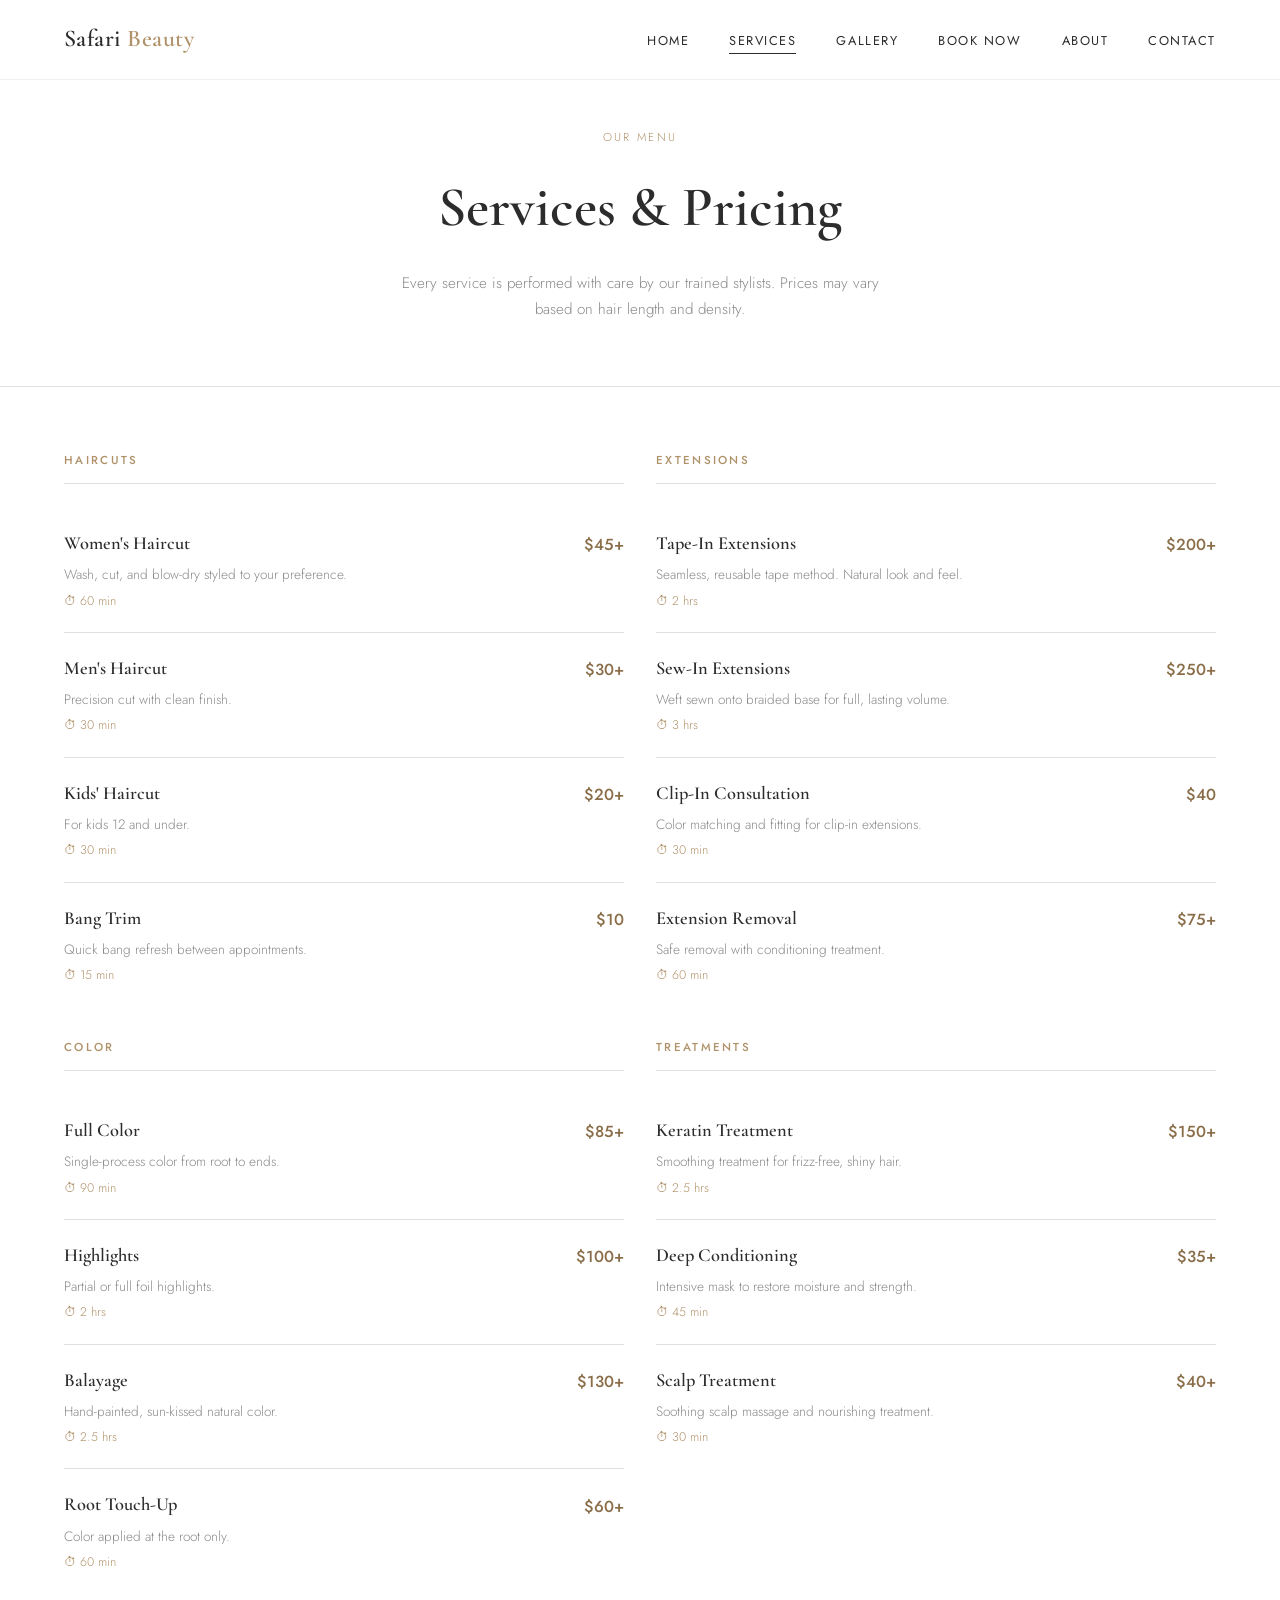
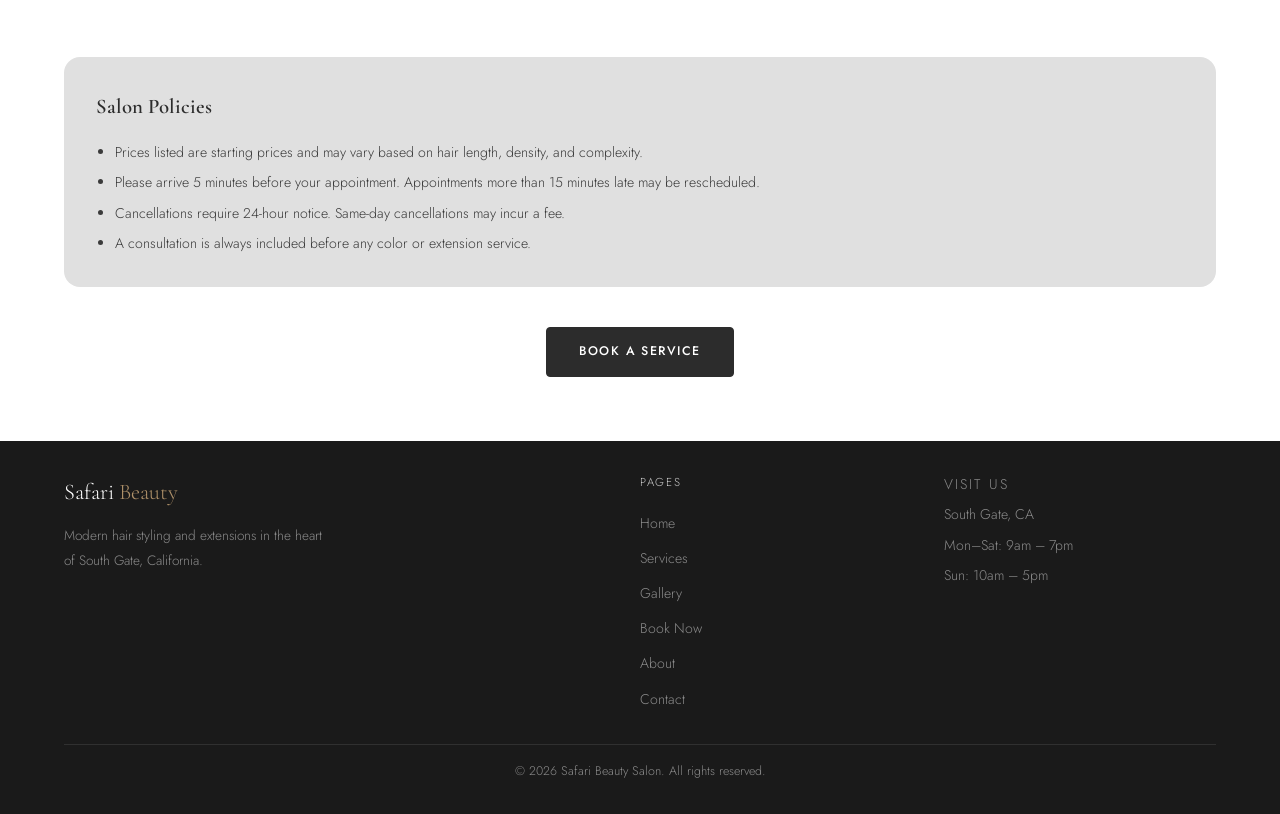
<file: frontend/services.html>
<!DOCTYPE html>
<html lang="en">

<head>
  <meta charset="UTF-8" />
  <meta name="viewport" content="width=device-width, initial-scale=1.0" />
  <meta name="description" content="Safari Beauty Salon services — haircuts, extensions, color, and treatments in South Gate, CA." />
  <title>Services | Safari Beauty Salon</title>
  <link rel="stylesheet" href="css/style.css" />

  <style>
    /* ── PAGE HERO (shorter than homepage) ── */
    .page-hero {
      padding: 8rem 5% 4rem;
      background: var(--color-white);
      border-bottom: 1px solid var(--color-sand);
      text-align: center;
    }

    .page-hero__eyebrow {
      font-size: 0.72rem;
      letter-spacing: 0.2em;
      text-transform: uppercase;
      color: var(--color-gold);
      margin-bottom: 0.75rem;
    }

    .page-hero__title {
      font-family: var(--font-display);
      font-size: clamp(2rem, 5vw, 3.5rem);
      font-weight: 600;
      color: var(--color-charcoal);
      margin-bottom: 1rem;
    }

    .page-hero__subtitle {
      font-size: 0.95rem;
      color: var(--color-muted);
      max-width: 480px;
      margin: 0 auto;
    }

    /* ── SERVICE CATEGORY ── */
    .service-category {
      margin-bottom: var(--space-md);
    }

    .category-label {
      font-size: 0.72rem;
      font-weight: 500;
      letter-spacing: 0.2em;
      text-transform: uppercase;
      color: var(--color-gold);
      border-bottom: 1px solid var(--color-sand);
      padding-bottom: 0.75rem;
      margin-bottom: 1.5rem;
    }

    /* ── SERVICE LIST ROWS ── */
    .service-list {
      display: flex;
      flex-direction: column;
      gap: 0;
    }

    .service-row {
      display: flex;
      justify-content: space-between;
      align-items: flex-start;
      padding: 1.25rem 0;
      border-bottom: 1px solid var(--color-sand);
      gap: 1rem;
      transition: background 0.2s;
    }

    .service-row:last-child { border-bottom: none; }

    .service-row__info { flex: 1; }

    .service-row__name {
      font-family: var(--font-display);
      font-size: 1.15rem;
      font-weight: 600;
      color: var(--color-charcoal);
      margin-bottom: 0.3rem;
    }

    .service-row__desc {
      font-size: 0.85rem;
      color: var(--color-muted);
      line-height: 1.6;
    }

    .service-row__duration {
      font-size: 0.78rem;
      color: var(--color-gold);
      margin-top: 0.3rem;
    }

    .service-row__price {
      font-size: 1rem;
      font-weight: 500;
      color: var(--color-gold-dark);
      white-space: nowrap;
      padding-top: 0.2rem;
    }

    /* ── POLICY BOX ── */
    .policy-box {
      background: var(--color-sand);
      border-radius: var(--radius-lg);
      padding: 2rem;
      margin-top: var(--space-md);
    }

    .policy-box h3 {
      font-family: var(--font-display);
      font-size: 1.3rem;
      font-weight: 600;
      color: var(--color-charcoal);
      margin-bottom: 1rem;
    }

    .policy-box ul {
      list-style: disc;
      padding-left: 1.2rem;
      display: flex;
      flex-direction: column;
      gap: 0.5rem;
    }

    .policy-box ul li {
      font-size: 0.88rem;
      color: var(--color-bark);
      line-height: 1.6;
    }

    /* ── TWO COLUMN LAYOUT ── */
    .services-layout {
      display: grid;
      grid-template-columns: 1fr 1fr;
      gap: var(--space-md);
    }

    @media (max-width: 768px) {
      .services-layout { grid-template-columns: 1fr; }
    }
  </style>
</head>

<body>

  <header>
    <nav class="nav">
      <a href="index.html" class="nav__logo">Safari <span>Beauty</span></a>
      <button class="nav__toggle" id="navToggle" aria-label="Open menu">
        <span></span><span></span><span></span>
      </button>
      <ul class="nav__links" id="navLinks">
        <li><a href="index.html">Home</a></li>
        <li><a href="services.html" class="active">Services</a></li>
        <li><a href="gallery.html">Gallery</a></li>
        <li><a href="booking.html">Book Now</a></li>
        <li><a href="about.html">About</a></li>
        <li><a href="contact.html">Contact</a></li>
      </ul>
    </nav>
  </header>

  <main>

    <div class="page-hero">
      <p class="page-hero__eyebrow">Our Menu</p>
      <h1 class="page-hero__title">Services & Pricing</h1>
      <p class="page-hero__subtitle">
        Every service is performed with care by our trained stylists.
        Prices may vary based on hair length and density.
      </p>
    </div>

    <section class="section section--alt">
      <div class="services-layout">

        <!-- LEFT COLUMN -->
        <div>
          <div class="service-category">
            <p class="category-label">Haircuts</p>
            <div class="service-list">
              <div class="service-row">
                <div class="service-row__info">
                  <p class="service-row__name">Women's Haircut</p>
                  <p class="service-row__desc">Wash, cut, and blow-dry styled to your preference.</p>
                  <p class="service-row__duration">⏱ 60 min</p>
                </div>
                <span class="service-row__price">$45+</span>
              </div>
              <div class="service-row">
                <div class="service-row__info">
                  <p class="service-row__name">Men's Haircut</p>
                  <p class="service-row__desc">Precision cut with clean finish.</p>
                  <p class="service-row__duration">⏱ 30 min</p>
                </div>
                <span class="service-row__price">$30+</span>
              </div>
              <div class="service-row">
                <div class="service-row__info">
                  <p class="service-row__name">Kids' Haircut</p>
                  <p class="service-row__desc">For kids 12 and under.</p>
                  <p class="service-row__duration">⏱ 30 min</p>
                </div>
                <span class="service-row__price">$20+</span>
              </div>
              <div class="service-row">
                <div class="service-row__info">
                  <p class="service-row__name">Bang Trim</p>
                  <p class="service-row__desc">Quick bang refresh between appointments.</p>
                  <p class="service-row__duration">⏱ 15 min</p>
                </div>
                <span class="service-row__price">$10</span>
              </div>
            </div>
          </div>

          <div class="service-category">
            <p class="category-label">Color</p>
            <div class="service-list">
              <div class="service-row">
                <div class="service-row__info">
                  <p class="service-row__name">Full Color</p>
                  <p class="service-row__desc">Single-process color from root to ends.</p>
                  <p class="service-row__duration">⏱ 90 min</p>
                </div>
                <span class="service-row__price">$85+</span>
              </div>
              <div class="service-row">
                <div class="service-row__info">
                  <p class="service-row__name">Highlights</p>
                  <p class="service-row__desc">Partial or full foil highlights.</p>
                  <p class="service-row__duration">⏱ 2 hrs</p>
                </div>
                <span class="service-row__price">$100+</span>
              </div>
              <div class="service-row">
                <div class="service-row__info">
                  <p class="service-row__name">Balayage</p>
                  <p class="service-row__desc">Hand-painted, sun-kissed natural color.</p>
                  <p class="service-row__duration">⏱ 2.5 hrs</p>
                </div>
                <span class="service-row__price">$130+</span>
              </div>
              <div class="service-row">
                <div class="service-row__info">
                  <p class="service-row__name">Root Touch-Up</p>
                  <p class="service-row__desc">Color applied at the root only.</p>
                  <p class="service-row__duration">⏱ 60 min</p>
                </div>
                <span class="service-row__price">$60+</span>
              </div>
            </div>
          </div>
        </div>

        <!-- RIGHT COLUMN -->
        <div>
          <div class="service-category">
            <p class="category-label">Extensions</p>
            <div class="service-list">
              <div class="service-row">
                <div class="service-row__info">
                  <p class="service-row__name">Tape-In Extensions</p>
                  <p class="service-row__desc">Seamless, reusable tape method. Natural look and feel.</p>
                  <p class="service-row__duration">⏱ 2 hrs</p>
                </div>
                <span class="service-row__price">$200+</span>
              </div>
              <div class="service-row">
                <div class="service-row__info">
                  <p class="service-row__name">Sew-In Extensions</p>
                  <p class="service-row__desc">Weft sewn onto braided base for full, lasting volume.</p>
                  <p class="service-row__duration">⏱ 3 hrs</p>
                </div>
                <span class="service-row__price">$250+</span>
              </div>
              <div class="service-row">
                <div class="service-row__info">
                  <p class="service-row__name">Clip-In Consultation</p>
                  <p class="service-row__desc">Color matching and fitting for clip-in extensions.</p>
                  <p class="service-row__duration">⏱ 30 min</p>
                </div>
                <span class="service-row__price">$40</span>
              </div>
              <div class="service-row">
                <div class="service-row__info">
                  <p class="service-row__name">Extension Removal</p>
                  <p class="service-row__desc">Safe removal with conditioning treatment.</p>
                  <p class="service-row__duration">⏱ 60 min</p>
                </div>
                <span class="service-row__price">$75+</span>
              </div>
            </div>
          </div>

          <div class="service-category">
            <p class="category-label">Treatments</p>
            <div class="service-list">
              <div class="service-row">
                <div class="service-row__info">
                  <p class="service-row__name">Keratin Treatment</p>
                  <p class="service-row__desc">Smoothing treatment for frizz-free, shiny hair.</p>
                  <p class="service-row__duration">⏱ 2.5 hrs</p>
                </div>
                <span class="service-row__price">$150+</span>
              </div>
              <div class="service-row">
                <div class="service-row__info">
                  <p class="service-row__name">Deep Conditioning</p>
                  <p class="service-row__desc">Intensive mask to restore moisture and strength.</p>
                  <p class="service-row__duration">⏱ 45 min</p>
                </div>
                <span class="service-row__price">$35+</span>
              </div>
              <div class="service-row">
                <div class="service-row__info">
                  <p class="service-row__name">Scalp Treatment</p>
                  <p class="service-row__desc">Soothing scalp massage and nourishing treatment.</p>
                  <p class="service-row__duration">⏱ 30 min</p>
                </div>
                <span class="service-row__price">$40+</span>
              </div>
            </div>
          </div>
        </div>

      </div>

      <!-- Salon Policy -->
      <div class="policy-box">
        <h3>Salon Policies</h3>
        <ul>
          <li>Prices listed are starting prices and may vary based on hair length, density, and complexity.</li>
          <li>Please arrive 5 minutes before your appointment. Appointments more than 15 minutes late may be rescheduled.</li>
          <li>Cancellations require 24-hour notice. Same-day cancellations may incur a fee.</li>
          <li>A consultation is always included before any color or extension service.</li>
        </ul>
      </div>

      <div style="text-align:center; margin-top: 2.5rem;">
        <a href="booking.html" class="btn btn--primary">Book a Service</a>
      </div>
    </section>

  </main>

  <footer class="footer">
    <div class="footer__grid">
      <div>
        <p class="footer__logo">Safari <span>Beauty</span></p>
        <p class="footer__tagline">Modern hair styling and extensions in the heart of South Gate, California.</p>
      </div>
      <div>
        <p class="footer__heading">Pages</p>
        <ul class="footer__links">
          <li><a href="index.html">Home</a></li>
          <li><a href="services.html">Services</a></li>
          <li><a href="gallery.html">Gallery</a></li>
          <li><a href="booking.html">Book Now</a></li>
          <li><a href="about.html">About</a></li>
          <li><a href="contact.html">Contact</a></li>
        </ul>
      </div>
      <div class="footer__info">
        <p class="footer__heading">Visit Us</p>
        <p>South Gate, CA</p>
        <p>Mon–Sat: 9am – 7pm</p>
        <p>Sun: 10am – 5pm</p>
      </div>
    </div>
    <p class="footer__bottom">© 2025 Safari Beauty Salon. All rights reserved.</p>
  </footer>

  <script src="js/main.js"></script>
</body>
</html>
</file>
<file: frontend/css/style.css>
@import url('https://fonts.googleapis.com/css2?family=Cormorant+Garamond:ital,wght@0,400;0,600;1,400&family=Jost:wght@300;400;500&display=swap');

/* ── CSS VARIABLES ── */
:root {
  --color-white:      #FFFFFF;
  --color-offwhite:   #F8F8F8;
  --color-light:      #EFEFEF;
  --color-silver:     #C8C8C8;
  --color-mid:        #8A8A8A;
  --color-charcoal:   #2C2C2C;
  --color-black:      #1A1A1A;
  --color-accent:     #B0926A;
  --color-accent-dk:  #8A6E4A;

  --color-cream:      #F8F8F8;
  --color-sand:       #E0E0E0;
  --color-muted:      #8A8A8A;
  --color-bark:       #3A3A3A;
  --color-gold:       #B0926A;
  --color-gold-dark:  #8A6E4A;

  --font-display: 'Cormorant Garamond', Georgia, serif;
  --font-body:    'Jost', sans-serif;

  --space-xs: 0.5rem;
  --space-sm: 1rem;
  --space-md: 2rem;
  --space-lg: 4rem;
  --space-xl: 6rem;

  --radius-sm: 4px;
  --radius-md: 8px;
  --radius-lg: 16px;
  --shadow:    0 4px 24px rgba(0, 0, 0, 0.08);
  --transition: 0.3s ease;
}

/* ── RESET & BASE ── */
*, *::before, *::after {
  box-sizing: border-box;
  margin: 0;
  padding: 0;
}

html { scroll-behavior: smooth; }

body {
  font-family: var(--font-body);
  font-weight: 300;
  font-size: 16px;
  line-height: 1.7;
  color: var(--color-bark);
  background-color: var(--color-offwhite);
}

img   { max-width: 100%; display: block; }
a     { text-decoration: none; color: inherit; }
ul    { list-style: none; }

/* ── NAVIGATION ── */
.nav {
  position: fixed;
  top: 0; left: 0;
  width: 100%;
  z-index: 100;
  display: flex;
  align-items: center;
  justify-content: space-between;
  padding: 1.2rem 5%;
  background: rgba(255, 255, 255, 0.96);
  backdrop-filter: blur(8px);
  border-bottom: 1px solid var(--color-light);
  transition: var(--transition);
}

.nav__logo {
  font-family: var(--font-display);
  font-size: 1.5rem;
  font-weight: 600;
  color: var(--color-charcoal);
  letter-spacing: 0.02em;
}

.nav__logo span { color: var(--color-accent); }

.nav__links {
  display: flex;
  gap: 2.5rem;
  align-items: center;
}

.nav__links a {
  font-size: 0.8rem;
  font-weight: 400;
  letter-spacing: 0.12em;
  text-transform: uppercase;
  color: var(--color-charcoal);
  transition: color var(--transition);
  position: relative;
}

.nav__links a::after {
  content: '';
  position: absolute;
  bottom: -4px; left: 0;
  width: 0; height: 1px;
  background: var(--color-charcoal);
  transition: width var(--transition);
}

.nav__links a:hover,
.nav__links a.active { color: var(--color-charcoal); }

.nav__links a:hover::after,
.nav__links a.active::after { width: 100%; }

.nav__toggle {
  display: none;
  flex-direction: column;
  gap: 5px;
  cursor: pointer;
  background: none;
  border: none;
  padding: 4px;
}

.nav__toggle span {
  display: block;
  width: 24px;
  height: 1.5px;
  background: var(--color-charcoal);
  transition: var(--transition);
}

/* ── HERO ── */
.hero {
  display: grid;
  grid-template-columns: 1fr 1fr;
  align-items: center;
  gap: 3rem;
  padding: 8rem 5% 4rem;
  position: relative;
  overflow: hidden;
  min-height: 100vh;
  background: var(--color-white);
}

.hero::before { display: none; }

.hero__content {
  position: relative;
  z-index: 1;
  max-width: 580px;
}

.hero__eyebrow {
  font-size: 0.75rem;
  letter-spacing: 0.2em;
  text-transform: uppercase;
  color: var(--color-mid);
  margin-bottom: 1rem;
}

.hero__title {
  font-family: var(--font-display);
  font-size: clamp(3rem, 6vw, 5rem);
  font-weight: 600;
  line-height: 1.1;
  color: var(--color-black);
  margin-bottom: 1.5rem;
}

.hero__title em {
  font-style: italic;
  color: var(--color-accent);
}

.hero__subtitle {
  font-size: 1rem;
  color: var(--color-mid);
  max-width: 420px;
  margin-bottom: 2.5rem;
  line-height: 1.8;
}

.hero__actions {
  display: flex;
  gap: 1rem;
  flex-wrap: wrap;
}

.hero__line {
  position: absolute;
  bottom: 10%; right: 8%;
  width: 1px; height: 120px;
  background: linear-gradient(to bottom, transparent, var(--color-silver));
  z-index: 1;
}

.hero__image {
  position: relative;
  border-radius: var(--radius-lg);
  overflow: hidden;
  box-shadow: 0 24px 60px rgba(0, 0, 0, 0.14);
}

.hero__image img {
  width: 100%;
  height: 520px;
  object-fit: cover;
  object-position: center;
  display: block;
  border-radius: var(--radius-lg);
  transition: transform 0.6s ease;
}

.hero__image:hover img { transform: scale(1.03); }

.hero__image::after {
  content: '';
  position: absolute;
  inset: 0;
  border-radius: var(--radius-lg);
  border: 2px solid rgba(200, 200, 200, 0.3);
  pointer-events: none;
}

/* ── BUTTONS ── */
.btn {
  display: inline-block;
  padding: 0.85rem 2rem;
  font-family: var(--font-body);
  font-size: 0.78rem;
  font-weight: 500;
  letter-spacing: 0.12em;
  text-transform: uppercase;
  border-radius: var(--radius-sm);
  cursor: pointer;
  transition: var(--transition);
  border: 1.5px solid transparent;
}

.btn--primary {
  background: var(--color-charcoal);
  color: var(--color-white);
  border-color: var(--color-charcoal);
}

.btn--primary:hover {
  background: var(--color-black);
  border-color: var(--color-black);
  transform: translateY(-1px);
}

.btn--outline {
  background: transparent;
  color: var(--color-charcoal);
  border-color: var(--color-charcoal);
}

.btn--outline:hover {
  background: var(--color-charcoal);
  color: var(--color-white);
  transform: translateY(-1px);
}

.btn--light {
  background: var(--color-white);
  color: var(--color-charcoal);
  border-color: var(--color-white);
}

.btn--light:hover {
  background: var(--color-light);
  transform: translateY(-1px);
}

/* ── SECTIONS ── */
.section { padding: var(--space-lg) 5%; }
.section--alt { background: var(--color-white); }

.section__header {
  text-align: center;
  max-width: 540px;
  margin: 0 auto var(--space-md);
}

.section__eyebrow {
  font-size: 0.72rem;
  letter-spacing: 0.2em;
  text-transform: uppercase;
  color: var(--color-mid);
  margin-bottom: 0.75rem;
}

.section__title {
  font-family: var(--font-display);
  font-size: clamp(2rem, 4vw, 3rem);
  font-weight: 600;
  color: var(--color-black);
  line-height: 1.2;
  margin-bottom: 1rem;
}

.section__subtitle {
  font-size: 0.95rem;
  color: var(--color-mid);
  line-height: 1.8;
}

.section__divider {
  width: 40px;
  height: 1px;
  background: var(--color-silver);
  margin: 0.75rem auto;
}

/* ── CARDS ── */
.card {
  background: var(--color-white);
  border-radius: var(--radius-lg);
  box-shadow: var(--shadow);
  overflow: hidden;
  transition: transform var(--transition), box-shadow var(--transition);
}

.card:hover {
  transform: translateY(-4px);
  box-shadow: 0 12px 40px rgba(0, 0, 0, 0.12);
}

.card__body   { padding: 1.5rem; }

.card__label {
  font-size: 0.72rem;
  letter-spacing: 0.15em;
  text-transform: uppercase;
  color: var(--color-mid);
  margin-bottom: 0.5rem;
}

.card__title {
  font-family: var(--font-display);
  font-size: 1.4rem;
  font-weight: 600;
  color: var(--color-charcoal);
  margin-bottom: 0.5rem;
}

.card__text {
  font-size: 0.9rem;
  color: var(--color-mid);
  line-height: 1.7;
}

.card__price {
  font-size: 1.1rem;
  font-weight: 500;
  color: var(--color-accent);
  margin-top: 1rem;
}

/* ── FOOTER ── */
.footer {
  background: var(--color-black);
  color: var(--color-silver);
  padding: var(--space-md) 5%;
}

.footer__grid {
  display: grid;
  grid-template-columns: 2fr 1fr 1fr;
  gap: var(--space-md);
  padding-bottom: var(--space-md);
  border-bottom: 1px solid rgba(200, 200, 200, 0.12);
  margin-bottom: var(--space-sm);
}

.footer__logo {
  font-family: var(--font-display);
  font-size: 1.4rem;
  color: var(--color-white);
  margin-bottom: 0.75rem;
}

.footer__logo span  { color: var(--color-accent); }

.footer__tagline {
  font-size: 0.85rem;
  color: var(--color-mid);
  max-width: 260px;
  line-height: 1.8;
}

.footer__heading {
  font-size: 0.72rem;
  letter-spacing: 0.15em;
  text-transform: uppercase;
  color: var(--color-silver);
  margin-bottom: 1rem;
}

.footer__links {
  display: flex;
  flex-direction: column;
  gap: 0.5rem;
}

.footer__links a {
  font-size: 0.88rem;
  color: var(--color-mid);
  transition: color var(--transition);
}

.footer__links a:hover { color: var(--color-white); }

.footer__info p {
  font-size: 0.88rem;
  color: var(--color-mid);
  margin-bottom: 0.4rem;
}

.footer__bottom {
  text-align: center;
  font-size: 0.78rem;
  color: var(--color-mid);
}

/* ── ANIMATIONS ── */
@keyframes fadeUp {
  from { opacity: 0; transform: translateY(24px); }
  to   { opacity: 1; transform: translateY(0); }
}

.fade-up { opacity: 0; animation: fadeUp 0.7s ease forwards; }
.fade-up--delay-1 { animation-delay: 0.1s; }
.fade-up--delay-2 { animation-delay: 0.25s; }
.fade-up--delay-3 { animation-delay: 0.4s; }
.fade-up--delay-4 { animation-delay: 0.55s; }
.page-transition  { animation: fadeUp 0.5s ease forwards; }

/* ── GALLERY PHOTOS ── */
.gallery-item img {
  width: 100%;
  display: block;
  border-radius: var(--radius-md);
  transition: transform 0.3s ease, box-shadow 0.3s ease;
}

.gallery-item img:hover {
  transform: scale(1.02);
  box-shadow: 0 12px 40px rgba(0, 0, 0, 0.14);
}

/* ── RESPONSIVE ── */
@media (max-width: 768px) {
  .nav__toggle { display: flex; }

  .nav__links {
    display: none;
    position: absolute;
    top: 100%; left: 0;
    width: 100%;
    flex-direction: column;
    gap: 0;
    background: var(--color-white);
    border-bottom: 1px solid var(--color-light);
    padding: 1rem 5%;
  }

  .nav__links.open { display: flex; }
  .nav__links a    { padding: 0.75rem 0; }

  .hero {
    grid-template-columns: 1fr;
    min-height: auto;
    padding-top: 6rem;
  }

  .hero__image         { order: -1; }
  .hero__image img     { height: 260px; }

  .footer__grid {
    grid-template-columns: 1fr;
    gap: var(--space-sm);
  }
}
</file>
